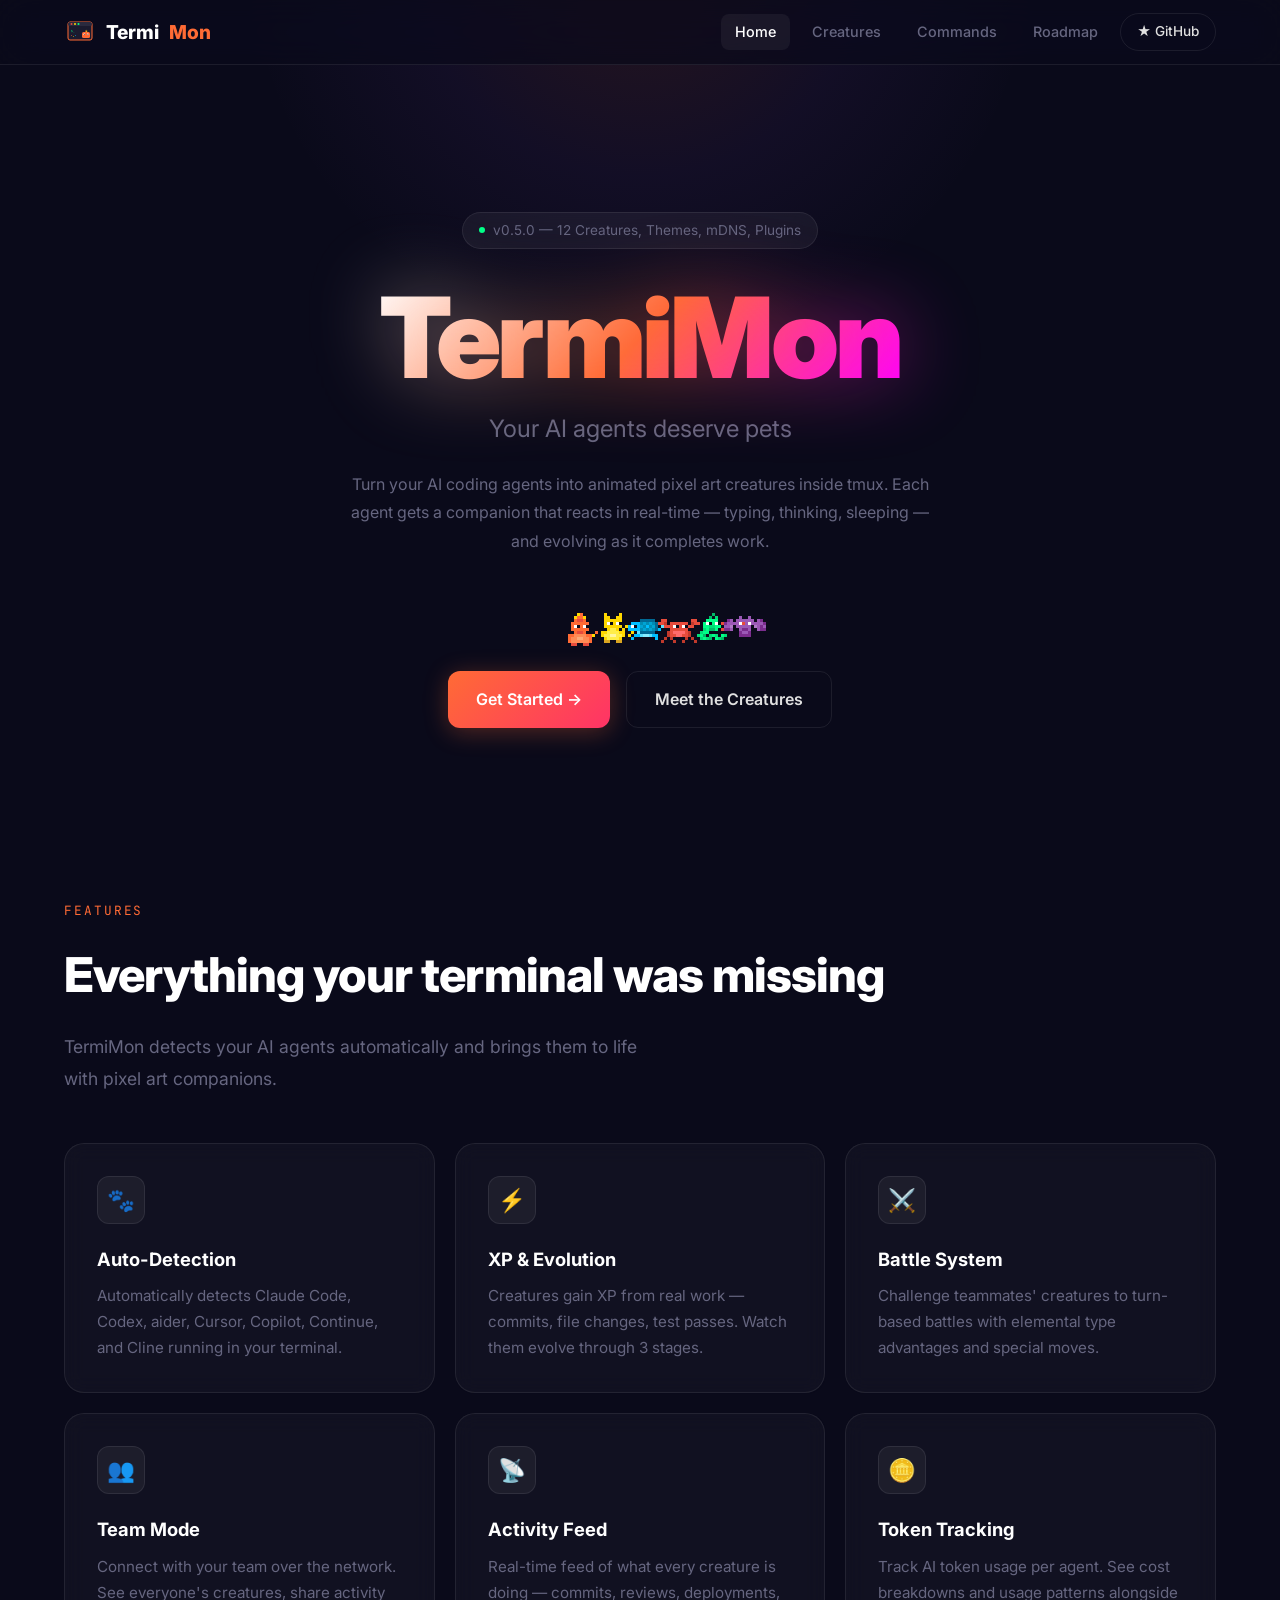
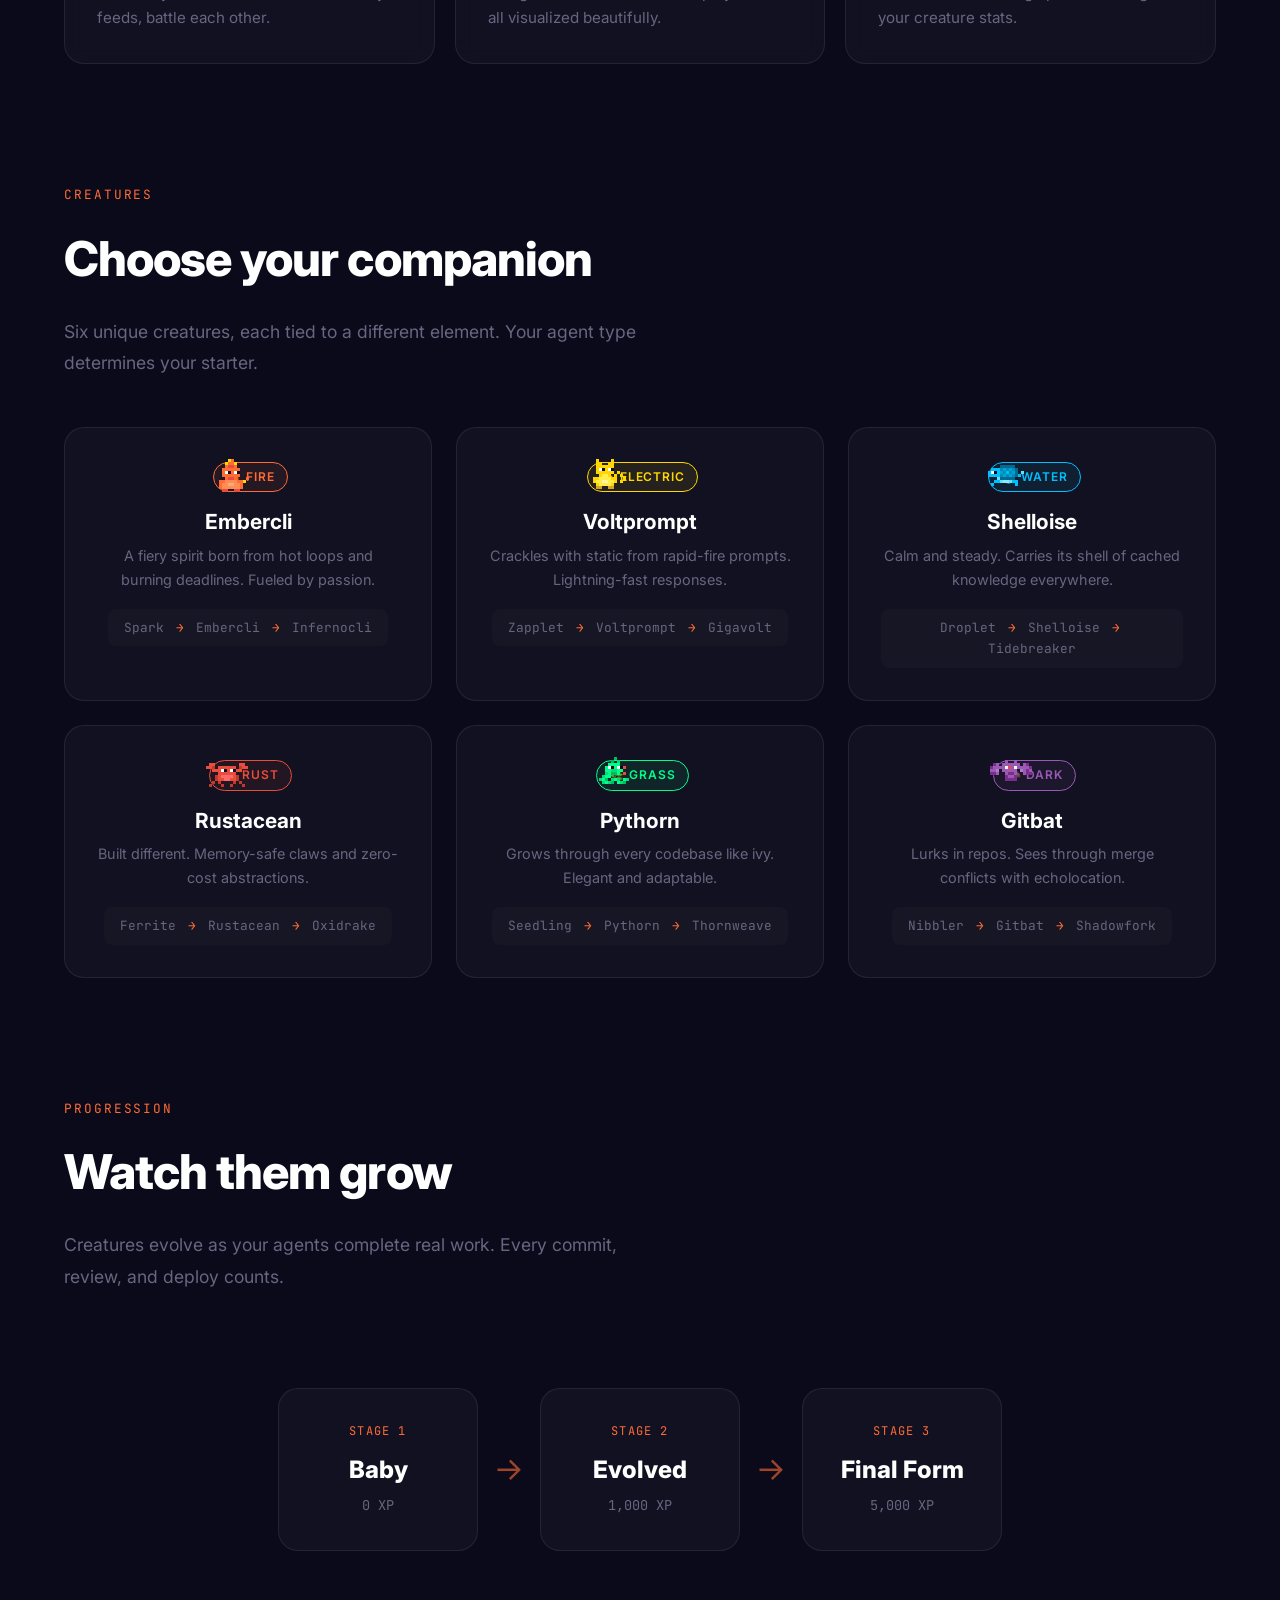
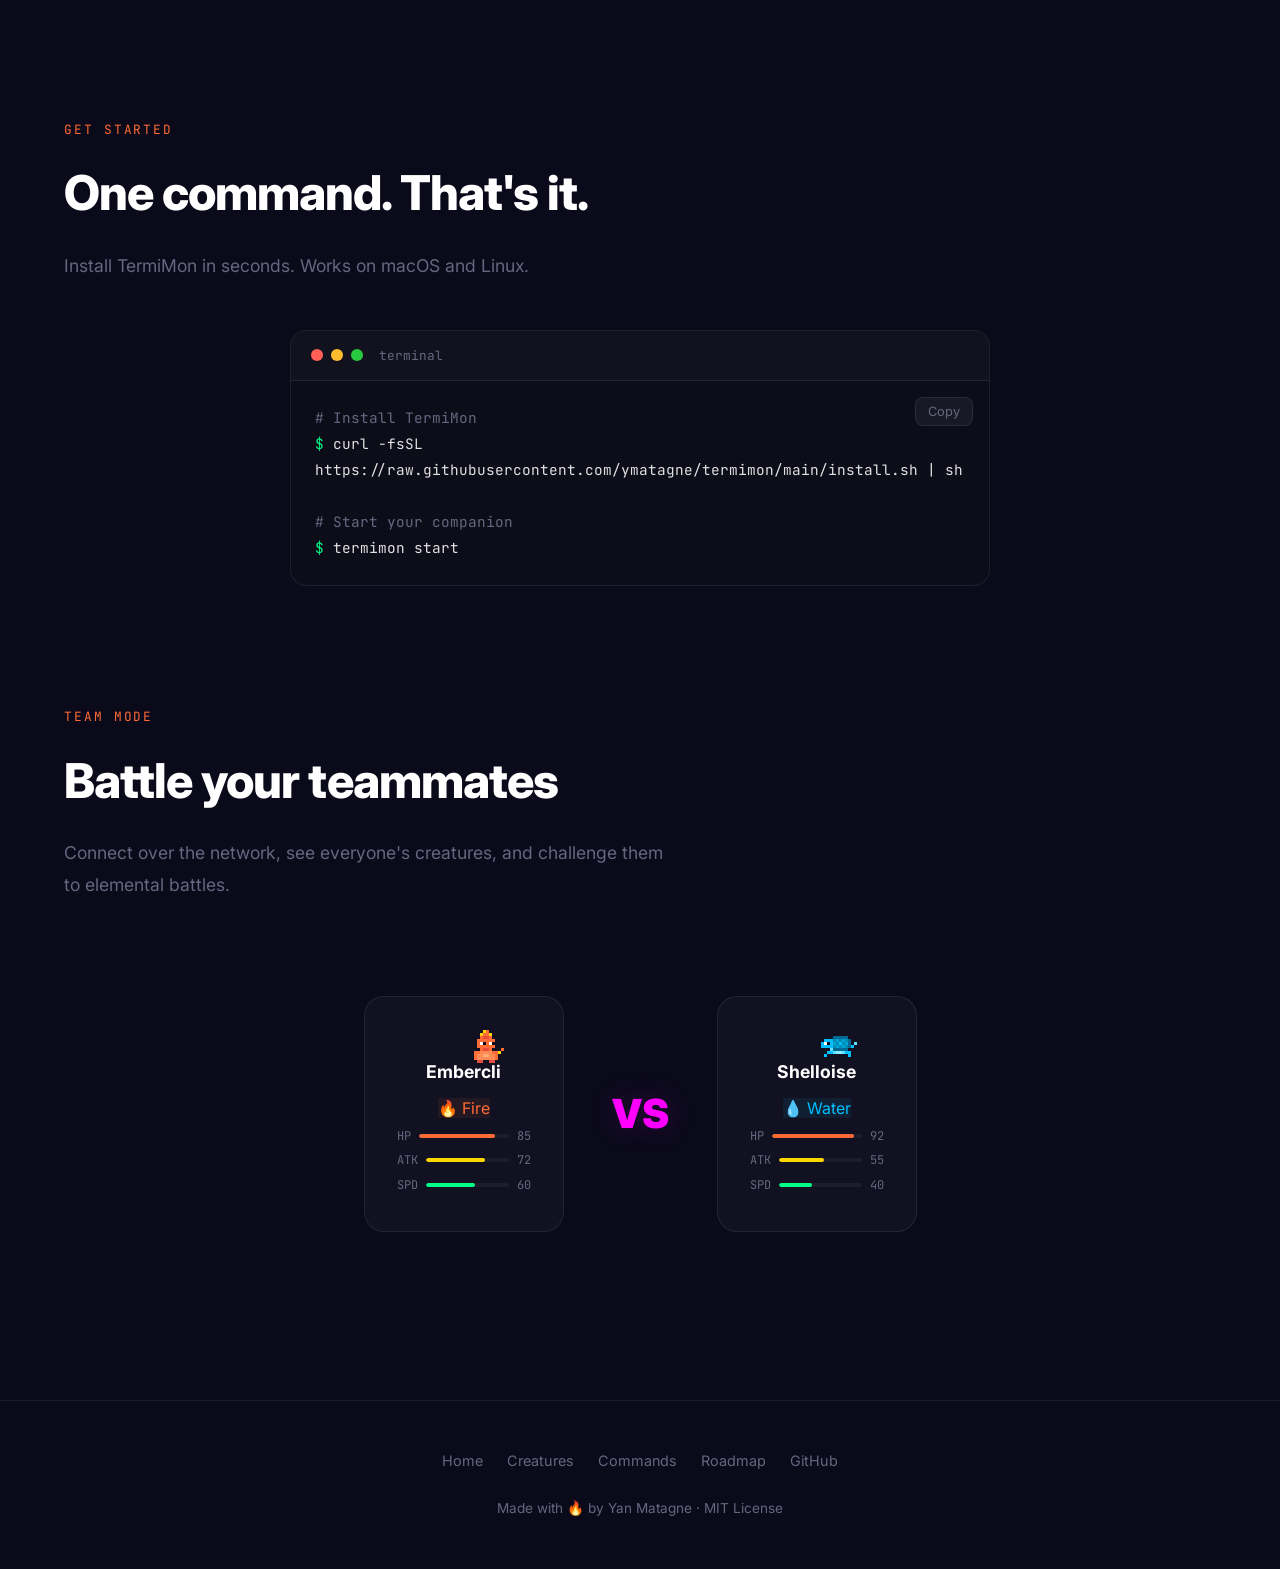
<file: docs/index.html>
<!DOCTYPE html>
<html lang="en">
<head>
  <meta charset="UTF-8">
  <meta name="viewport" content="width=device-width, initial-scale=1.0">
  <title>TermiMon — Terminal Creature Companions for AI Agents</title>
  <meta name="description" content="Your AI coding agents deserve pets. Pixel art creatures in tmux that evolve as your agents work.">
  <link rel="icon" href="assets/logo.svg" type="image/svg+xml">
  <link rel="stylesheet" href="assets/style.css">
</head>
<body>
  <nav>
    <div class="nav-inner">
      <a href="index.html" class="logo">
        <img src="assets/logo.svg" alt="TermiMon">
        Termi<span>Mon</span>
      </a>
      <div class="nav-links" id="navLinks">
        <a href="index.html" class="active">Home</a>
        <a href="creatures.html">Creatures</a>
        <a href="commands.html">Commands</a>
        <a href="roadmap.html">Roadmap</a>
        <a href="https://github.com/ymatagne/termimon" class="gh-link">★ GitHub</a>
      </div>
      <button class="mobile-toggle" onclick="document.getElementById('navLinks').classList.toggle('open')">☰</button>
    </div>
  </nav>

  <!-- HERO -->
  <div class="hero">
    <div class="hero-badge">
      <span class="dot"></span>
      v0.5.0 — 12 Creatures, Themes, mDNS, Plugins
    </div>
    <h1>TermiMon</h1>
    <p class="tagline">Your AI agents deserve pets</p>
    <p class="pitch">
      Turn your AI coding agents into animated pixel art creatures inside tmux.
      Each agent gets a companion that reacts in real-time — typing, thinking, sleeping — 
      and evolving as it completes work.
    </p>

    <div class="hero-creatures">
      <div class="hero-creature"><div class="pixel-creature pixel-embercli"></div></div>
      <div class="hero-creature"><div class="pixel-creature pixel-voltprompt"></div></div>
      <div class="hero-creature"><div class="pixel-creature pixel-shelloise"></div></div>
      <div class="hero-creature"><div class="pixel-creature pixel-rustacean"></div></div>
      <div class="hero-creature"><div class="pixel-creature pixel-pythorn"></div></div>
      <div class="hero-creature"><div class="pixel-creature pixel-gitbat"></div></div>
    </div>

    <div class="btn-row">
      <a href="#install" class="btn btn-primary">Get Started →</a>
      <a href="creatures.html" class="btn btn-outline">Meet the Creatures</a>
    </div>
  </div>

  <!-- FEATURES -->
  <section class="reveal">
    <div class="section-label">Features</div>
    <h2 class="section-title">Everything your terminal was missing</h2>
    <p class="section-desc">TermiMon detects your AI agents automatically and brings them to life with pixel art companions.</p>
    
    <div class="features-grid reveal-children">
      <div class="feature-card">
        <div class="feature-icon">🐾</div>
        <h3>Auto-Detection</h3>
        <p>Automatically detects Claude Code, Codex, aider, Cursor, Copilot, Continue, and Cline running in your terminal.</p>
      </div>
      <div class="feature-card">
        <div class="feature-icon">⚡</div>
        <h3>XP &amp; Evolution</h3>
        <p>Creatures gain XP from real work — commits, file changes, test passes. Watch them evolve through 3 stages.</p>
      </div>
      <div class="feature-card">
        <div class="feature-icon">⚔️</div>
        <h3>Battle System</h3>
        <p>Challenge teammates' creatures to turn-based battles with elemental type advantages and special moves.</p>
      </div>
      <div class="feature-card">
        <div class="feature-icon">👥</div>
        <h3>Team Mode</h3>
        <p>Connect with your team over the network. See everyone's creatures, share activity feeds, battle each other.</p>
      </div>
      <div class="feature-card">
        <div class="feature-icon">📡</div>
        <h3>Activity Feed</h3>
        <p>Real-time feed of what every creature is doing — commits, reviews, deployments, all visualized beautifully.</p>
      </div>
      <div class="feature-card">
        <div class="feature-icon">🪙</div>
        <h3>Token Tracking</h3>
        <p>Track AI token usage per agent. See cost breakdowns and usage patterns alongside your creature stats.</p>
      </div>
    </div>
  </section>

  <!-- CREATURE SHOWCASE -->
  <section class="reveal">
    <div class="section-label">Creatures</div>
    <h2 class="section-title">Choose your companion</h2>
    <p class="section-desc">Six unique creatures, each tied to a different element. Your agent type determines your starter.</p>

    <div class="creatures-grid reveal-children">
      <div class="creature-card" style="--creature-color: var(--fire)">
        <div class="pixel-creature pixel-embercli creature-pixel"></div>
        <div class="element-badge element-fire">🔥 Fire</div>
        <h3>Embercli</h3>
        <p class="creature-desc">A fiery spirit born from hot loops and burning deadlines. Fueled by passion.</p>
        <div class="evo-chain">Spark <span class="arrow">→</span> Embercli <span class="arrow">→</span> Infernocli</div>
      </div>
      <div class="creature-card" style="--creature-color: var(--electric)">
        <div class="pixel-creature pixel-voltprompt creature-pixel"></div>
        <div class="element-badge element-electric">⚡ Electric</div>
        <h3>Voltprompt</h3>
        <p class="creature-desc">Crackles with static from rapid-fire prompts. Lightning-fast responses.</p>
        <div class="evo-chain">Zapplet <span class="arrow">→</span> Voltprompt <span class="arrow">→</span> Gigavolt</div>
      </div>
      <div class="creature-card" style="--creature-color: var(--water)">
        <div class="pixel-creature pixel-shelloise creature-pixel"></div>
        <div class="element-badge element-water">💧 Water</div>
        <h3>Shelloise</h3>
        <p class="creature-desc">Calm and steady. Carries its shell of cached knowledge everywhere.</p>
        <div class="evo-chain">Droplet <span class="arrow">→</span> Shelloise <span class="arrow">→</span> Tidebreaker</div>
      </div>
      <div class="creature-card" style="--creature-color: var(--rust)">
        <div class="pixel-creature pixel-rustacean creature-pixel"></div>
        <div class="element-badge element-rust">🦀 Rust</div>
        <h3>Rustacean</h3>
        <p class="creature-desc">Built different. Memory-safe claws and zero-cost abstractions.</p>
        <div class="evo-chain">Ferrite <span class="arrow">→</span> Rustacean <span class="arrow">→</span> Oxidrake</div>
      </div>
      <div class="creature-card" style="--creature-color: var(--grass)">
        <div class="pixel-creature pixel-pythorn creature-pixel"></div>
        <div class="element-badge element-grass">🌿 Grass</div>
        <h3>Pythorn</h3>
        <p class="creature-desc">Grows through every codebase like ivy. Elegant and adaptable.</p>
        <div class="evo-chain">Seedling <span class="arrow">→</span> Pythorn <span class="arrow">→</span> Thornweave</div>
      </div>
      <div class="creature-card" style="--creature-color: var(--dark)">
        <div class="pixel-creature pixel-gitbat creature-pixel"></div>
        <div class="element-badge element-dark">🦇 Dark</div>
        <h3>Gitbat</h3>
        <p class="creature-desc">Lurks in repos. Sees through merge conflicts with echolocation.</p>
        <div class="evo-chain">Nibbler <span class="arrow">→</span> Gitbat <span class="arrow">→</span> Shadowfork</div>
      </div>
    </div>
  </section>

  <!-- EVOLUTION TIMELINE -->
  <section class="reveal">
    <div class="section-label">Progression</div>
    <h2 class="section-title">Watch them grow</h2>
    <p class="section-desc">Creatures evolve as your agents complete real work. Every commit, review, and deploy counts.</p>

    <div class="evo-timeline">
      <div class="evo-stage">
        <div class="stage-num">Stage 1</div>
        <div class="stage-name">Baby</div>
        <div class="stage-xp">0 XP</div>
      </div>
      <div class="evo-arrow">→</div>
      <div class="evo-stage">
        <div class="stage-num">Stage 2</div>
        <div class="stage-name">Evolved</div>
        <div class="stage-xp">1,000 XP</div>
      </div>
      <div class="evo-arrow">→</div>
      <div class="evo-stage">
        <div class="stage-num">Stage 3</div>
        <div class="stage-name">Final Form</div>
        <div class="stage-xp">5,000 XP</div>
      </div>
    </div>
  </section>

  <!-- INSTALL -->
  <section id="install" class="reveal">
    <div class="section-label">Get Started</div>
    <h2 class="section-title">One command. That's it.</h2>
    <p class="section-desc">Install TermiMon in seconds. Works on macOS and Linux.</p>

    <div class="install-block">
      <div class="terminal-block">
        <div class="terminal-header">
          <span class="terminal-dot red"></span>
          <span class="terminal-dot yellow"></span>
          <span class="terminal-dot green"></span>
          <span class="terminal-title">terminal</span>
        </div>
        <div class="terminal-body">
          <button class="copy-btn" onclick="copyInstall(this)">Copy</button>
          <div><span class="comment"># Install TermiMon</span></div>
          <div><span class="prompt">$ </span><span class="cmd" id="installCmd">curl -fsSL https://raw.githubusercontent.com/ymatagne/termimon/main/install.sh | sh</span></div>
          <br>
          <div><span class="comment"># Start your companion</span></div>
          <div><span class="prompt">$ </span><span class="cmd">termimon start</span></div>
        </div>
      </div>
    </div>
  </section>

  <!-- BATTLE / TEAM MODE -->
  <section class="reveal">
    <div class="section-label">Team Mode</div>
    <h2 class="section-title">Battle your teammates</h2>
    <p class="section-desc">Connect over the network, see everyone's creatures, and challenge them to elemental battles.</p>

    <div class="battle-showcase">
      <div class="battle-creature">
        <div class="pixel-creature pixel-embercli creature-pixel"></div>
        <h4>Embercli</h4>
        <span class="element-badge element-fire">🔥 Fire</span>
        <div class="stat-bar"><span>HP</span><div class="bar"><div class="bar-fill" style="width:85%;background:var(--fire)"></div></div><span>85</span></div>
        <div class="stat-bar"><span>ATK</span><div class="bar"><div class="bar-fill" style="width:72%;background:var(--electric)"></div></div><span>72</span></div>
        <div class="stat-bar"><span>SPD</span><div class="bar"><div class="bar-fill" style="width:60%;background:var(--grass)"></div></div><span>60</span></div>
      </div>

      <div class="battle-vs">VS</div>

      <div class="battle-creature">
        <div class="pixel-creature pixel-shelloise creature-pixel"></div>
        <h4>Shelloise</h4>
        <span class="element-badge element-water">💧 Water</span>
        <div class="stat-bar"><span>HP</span><div class="bar"><div class="bar-fill" style="width:92%;background:var(--fire)"></div></div><span>92</span></div>
        <div class="stat-bar"><span>ATK</span><div class="bar"><div class="bar-fill" style="width:55%;background:var(--electric)"></div></div><span>55</span></div>
        <div class="stat-bar"><span>SPD</span><div class="bar"><div class="bar-fill" style="width:40%;background:var(--grass)"></div></div><span>40</span></div>
      </div>
    </div>
  </section>

  <!-- FOOTER -->
  <footer>
    <div class="footer-inner">
      <div class="footer-links">
        <a href="index.html">Home</a>
        <a href="creatures.html">Creatures</a>
        <a href="commands.html">Commands</a>
        <a href="roadmap.html">Roadmap</a>
        <a href="https://github.com/ymatagne/termimon">GitHub</a>
      </div>
      <p class="footer-credit">Made with <span class="fire">🔥</span> by Yan Matagne · MIT License</p>
    </div>
  </footer>

  <script>
    // Scroll reveal
    const observer = new IntersectionObserver((entries) => {
      entries.forEach(e => {
        if (e.isIntersecting) {
          e.target.classList.add('visible');
        }
      });
    }, { threshold: 0.1 });

    document.querySelectorAll('.reveal, .reveal-children').forEach(el => observer.observe(el));

    // Copy install command
    function copyInstall(btn) {
      const cmd = document.getElementById('installCmd').textContent;
      navigator.clipboard.writeText(cmd).then(() => {
        btn.textContent = 'Copied!';
        setTimeout(() => btn.textContent = 'Copy', 2000);
      });
    }
  </script>
</body>
</html>
</file>
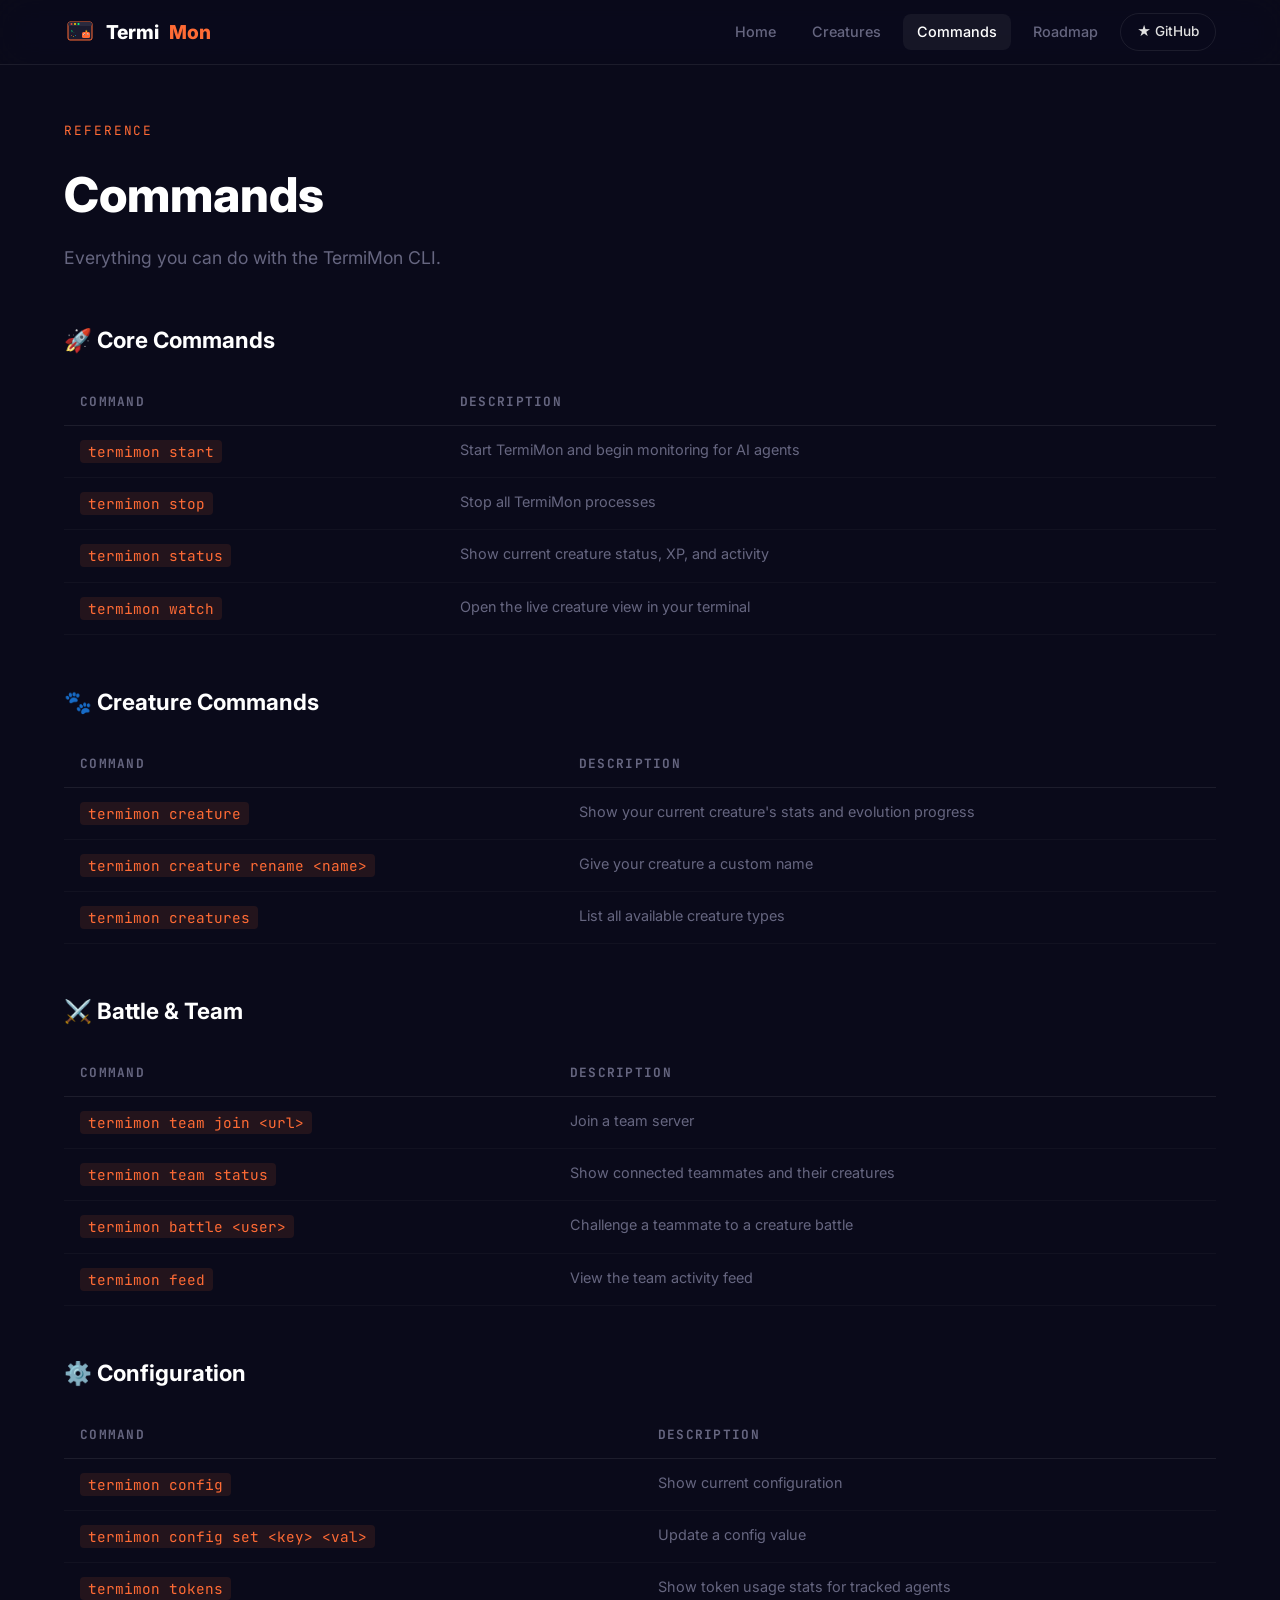
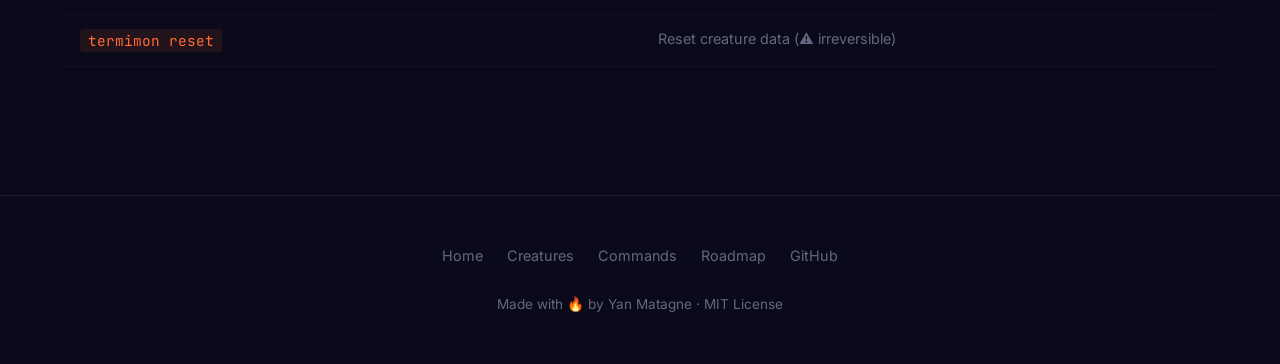
<file: docs/commands.html>
<!DOCTYPE html>
<html lang="en">
<head>
  <meta charset="UTF-8">
  <meta name="viewport" content="width=device-width, initial-scale=1.0">
  <title>Commands — TermiMon</title>
  <link rel="icon" href="assets/logo.svg" type="image/svg+xml">
  <link rel="stylesheet" href="assets/style.css">
</head>
<body>
  <nav>
    <div class="nav-inner">
      <a href="index.html" class="logo"><img src="assets/logo.svg" alt="">Termi<span>Mon</span></a>
      <div class="nav-links" id="navLinks">
        <a href="index.html">Home</a>
        <a href="creatures.html">Creatures</a>
        <a href="commands.html" class="active">Commands</a>
        <a href="roadmap.html">Roadmap</a>
        <a href="https://github.com/ymatagne/termimon" class="gh-link">★ GitHub</a>
      </div>
      <button class="mobile-toggle" onclick="document.getElementById('navLinks').classList.toggle('open')">☰</button>
    </div>
  </nav>

  <div class="page-content">
    <div class="section-label">Reference</div>
    <h1>Commands</h1>
    <p class="page-desc">Everything you can do with the TermiMon CLI.</p>

    <div class="cmd-section reveal">
      <h2>🚀 Core Commands</h2>
      <table class="cmd-table">
        <thead><tr><th>Command</th><th>Description</th></tr></thead>
        <tbody>
          <tr><td><code>termimon start</code></td><td class="desc">Start TermiMon and begin monitoring for AI agents</td></tr>
          <tr><td><code>termimon stop</code></td><td class="desc">Stop all TermiMon processes</td></tr>
          <tr><td><code>termimon status</code></td><td class="desc">Show current creature status, XP, and activity</td></tr>
          <tr><td><code>termimon watch</code></td><td class="desc">Open the live creature view in your terminal</td></tr>
        </tbody>
      </table>
    </div>

    <div class="cmd-section reveal">
      <h2>🐾 Creature Commands</h2>
      <table class="cmd-table">
        <thead><tr><th>Command</th><th>Description</th></tr></thead>
        <tbody>
          <tr><td><code>termimon creature</code></td><td class="desc">Show your current creature's stats and evolution progress</td></tr>
          <tr><td><code>termimon creature rename &lt;name&gt;</code></td><td class="desc">Give your creature a custom name</td></tr>
          <tr><td><code>termimon creatures</code></td><td class="desc">List all available creature types</td></tr>
        </tbody>
      </table>
    </div>

    <div class="cmd-section reveal">
      <h2>⚔️ Battle &amp; Team</h2>
      <table class="cmd-table">
        <thead><tr><th>Command</th><th>Description</th></tr></thead>
        <tbody>
          <tr><td><code>termimon team join &lt;url&gt;</code></td><td class="desc">Join a team server</td></tr>
          <tr><td><code>termimon team status</code></td><td class="desc">Show connected teammates and their creatures</td></tr>
          <tr><td><code>termimon battle &lt;user&gt;</code></td><td class="desc">Challenge a teammate to a creature battle</td></tr>
          <tr><td><code>termimon feed</code></td><td class="desc">View the team activity feed</td></tr>
        </tbody>
      </table>
    </div>

    <div class="cmd-section reveal">
      <h2>⚙️ Configuration</h2>
      <table class="cmd-table">
        <thead><tr><th>Command</th><th>Description</th></tr></thead>
        <tbody>
          <tr><td><code>termimon config</code></td><td class="desc">Show current configuration</td></tr>
          <tr><td><code>termimon config set &lt;key&gt; &lt;val&gt;</code></td><td class="desc">Update a config value</td></tr>
          <tr><td><code>termimon tokens</code></td><td class="desc">Show token usage stats for tracked agents</td></tr>
          <tr><td><code>termimon reset</code></td><td class="desc">Reset creature data (⚠️ irreversible)</td></tr>
        </tbody>
      </table>
    </div>
  </div>

  <footer>
    <div class="footer-inner">
      <div class="footer-links">
        <a href="index.html">Home</a>
        <a href="creatures.html">Creatures</a>
        <a href="commands.html">Commands</a>
        <a href="roadmap.html">Roadmap</a>
        <a href="https://github.com/ymatagne/termimon">GitHub</a>
      </div>
      <p class="footer-credit">Made with <span class="fire">🔥</span> by Yan Matagne · MIT License</p>
    </div>
  </footer>

  <script>
    const observer = new IntersectionObserver((entries) => {
      entries.forEach(e => { if (e.isIntersecting) e.target.classList.add('visible'); });
    }, { threshold: 0.1 });
    document.querySelectorAll('.reveal').forEach(el => observer.observe(el));
  </script>
</body>
</html>
</file>
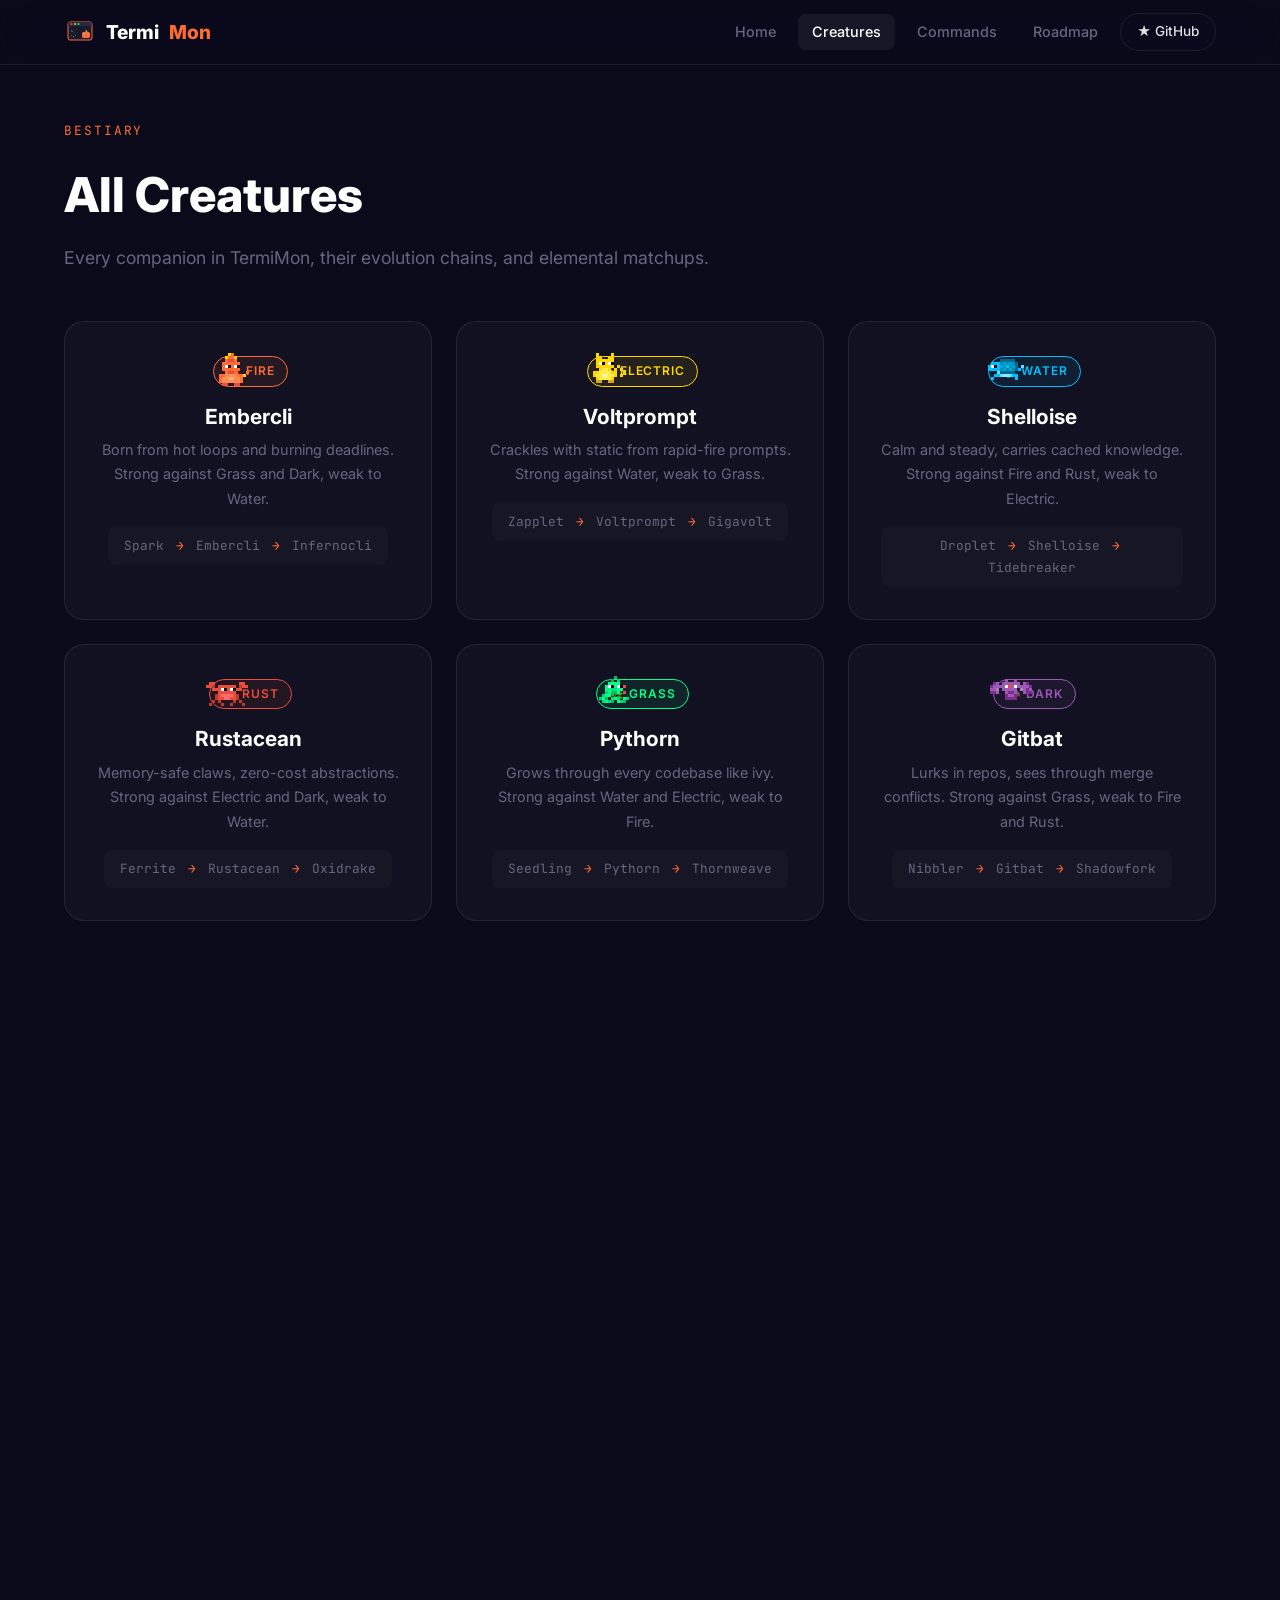
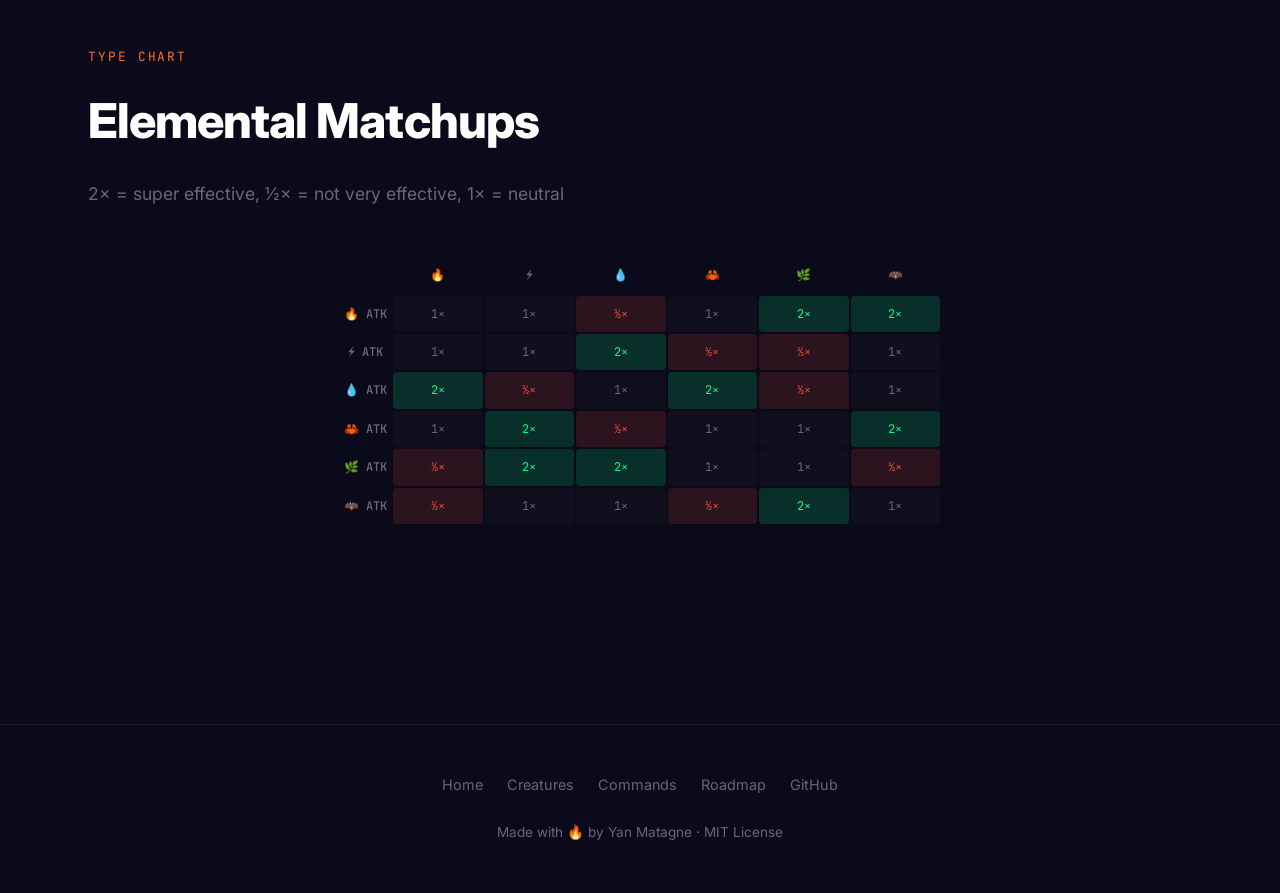
<file: docs/creatures.html>
<!DOCTYPE html>
<html lang="en">
<head>
  <meta charset="UTF-8">
  <meta name="viewport" content="width=device-width, initial-scale=1.0">
  <title>Creatures — TermiMon</title>
  <link rel="icon" href="assets/logo.svg" type="image/svg+xml">
  <link rel="stylesheet" href="assets/style.css">
</head>
<body>
  <nav>
    <div class="nav-inner">
      <a href="index.html" class="logo"><img src="assets/logo.svg" alt="">Termi<span>Mon</span></a>
      <div class="nav-links" id="navLinks">
        <a href="index.html">Home</a>
        <a href="creatures.html" class="active">Creatures</a>
        <a href="commands.html">Commands</a>
        <a href="roadmap.html">Roadmap</a>
        <a href="https://github.com/ymatagne/termimon" class="gh-link">★ GitHub</a>
      </div>
      <button class="mobile-toggle" onclick="document.getElementById('navLinks').classList.toggle('open')">☰</button>
    </div>
  </nav>

  <div class="page-content">
    <div class="section-label">Bestiary</div>
    <h1>All Creatures</h1>
    <p class="page-desc">Every companion in TermiMon, their evolution chains, and elemental matchups.</p>

    <div class="creatures-grid reveal-children">
      <div class="creature-card" style="--creature-color: var(--fire)">
        <div class="pixel-creature pixel-embercli creature-pixel"></div>
        <div class="element-badge element-fire">🔥 Fire</div>
        <h3>Embercli</h3>
        <p class="creature-desc">Born from hot loops and burning deadlines. Strong against Grass and Dark, weak to Water.</p>
        <div class="evo-chain">Spark <span class="arrow">→</span> Embercli <span class="arrow">→</span> Infernocli</div>
      </div>
      <div class="creature-card" style="--creature-color: var(--electric)">
        <div class="pixel-creature pixel-voltprompt creature-pixel"></div>
        <div class="element-badge element-electric">⚡ Electric</div>
        <h3>Voltprompt</h3>
        <p class="creature-desc">Crackles with static from rapid-fire prompts. Strong against Water, weak to Grass.</p>
        <div class="evo-chain">Zapplet <span class="arrow">→</span> Voltprompt <span class="arrow">→</span> Gigavolt</div>
      </div>
      <div class="creature-card" style="--creature-color: var(--water)">
        <div class="pixel-creature pixel-shelloise creature-pixel"></div>
        <div class="element-badge element-water">💧 Water</div>
        <h3>Shelloise</h3>
        <p class="creature-desc">Calm and steady, carries cached knowledge. Strong against Fire and Rust, weak to Electric.</p>
        <div class="evo-chain">Droplet <span class="arrow">→</span> Shelloise <span class="arrow">→</span> Tidebreaker</div>
      </div>
      <div class="creature-card" style="--creature-color: var(--rust)">
        <div class="pixel-creature pixel-rustacean creature-pixel"></div>
        <div class="element-badge element-rust">🦀 Rust</div>
        <h3>Rustacean</h3>
        <p class="creature-desc">Memory-safe claws, zero-cost abstractions. Strong against Electric and Dark, weak to Water.</p>
        <div class="evo-chain">Ferrite <span class="arrow">→</span> Rustacean <span class="arrow">→</span> Oxidrake</div>
      </div>
      <div class="creature-card" style="--creature-color: var(--grass)">
        <div class="pixel-creature pixel-pythorn creature-pixel"></div>
        <div class="element-badge element-grass">🌿 Grass</div>
        <h3>Pythorn</h3>
        <p class="creature-desc">Grows through every codebase like ivy. Strong against Water and Electric, weak to Fire.</p>
        <div class="evo-chain">Seedling <span class="arrow">→</span> Pythorn <span class="arrow">→</span> Thornweave</div>
      </div>
      <div class="creature-card" style="--creature-color: var(--dark)">
        <div class="pixel-creature pixel-gitbat creature-pixel"></div>
        <div class="element-badge element-dark">🦇 Dark</div>
        <h3>Gitbat</h3>
        <p class="creature-desc">Lurks in repos, sees through merge conflicts. Strong against Grass, weak to Fire and Rust.</p>
        <div class="evo-chain">Nibbler <span class="arrow">→</span> Gitbat <span class="arrow">→</span> Shadowfork</div>
      </div>
      <div class="creature-card" style="--creature-color: #c864dc">
        <div class="pixel-creature pixel-neuromorph creature-pixel"></div>
        <div class="element-badge" style="background: #c864dc">🧠 Psychic</div>
        <h3>Neuromorph</h3>
        <p class="creature-desc">A psychic brain creature born from GPT and OpenAI sessions. Strong against Poison, pulsing with neural energy.</p>
        <div class="evo-chain">Neuromorph <span class="arrow">→</span> Synaptrix <span class="arrow">→</span> Omnimind</div>
      </div>
      <div class="creature-card" style="--creature-color: #a0aabe">
        <div class="pixel-creature pixel-dockersaur creature-pixel"></div>
        <div class="element-badge" style="background: #a0aabe">⚙️ Steel</div>
        <h3>Dockersaur</h3>
        <p class="creature-desc">A metallic dinosaur that orchestrates containers with ruthless efficiency. Strong against Air.</p>
        <div class="evo-chain">Dockersaur <span class="arrow">→</span> Composaurus <span class="arrow">→</span> Kubernox</div>
      </div>
      <div class="creature-card" style="--creature-color: #c83c14">
        <div class="pixel-creature pixel-termignite creature-pixel"></div>
        <div class="element-badge" style="background: #c83c14">💥 Fire/Dark</div>
        <h3>Termignite</h3>
        <p class="creature-desc">A dark flame creature forged by terminal power users running vim and tmux.</p>
        <div class="evo-chain">Termignite <span class="arrow">→</span> Blazeshell <span class="arrow">→</span> Infernotty</div>
      </div>
      <div class="creature-card" style="--creature-color: #00deff">
        <div class="pixel-creature pixel-pixelbyte creature-pixel"></div>
        <div class="element-badge" style="background: #00deff; color: #000">🎮 Digital</div>
        <h3>Pixelbyte</h3>
        <p class="creature-desc">A glitchy digital creature that thrives in game development environments. Strong against Electric.</p>
        <div class="evo-chain">Pixelbyte <span class="arrow">→</span> Voxelcore <span class="arrow">→</span> Renderex</div>
      </div>
      <div class="creature-card" style="--creature-color: #8caaf0">
        <div class="pixel-creature pixel-cloudwisp creature-pixel"></div>
        <div class="element-badge" style="background: #8caaf0; color: #000">☁️ Air</div>
        <h3>Cloudwisp</h3>
        <p class="creature-desc">A floating cloud creature that drifts through deploy pipelines. Railway, Fly, Vercel — it handles them all.</p>
        <div class="evo-chain">Cloudwisp <span class="arrow">→</span> Stratolift <span class="arrow">→</span> Cumulonimbus</div>
      </div>
      <div class="creature-card" style="--creature-color: #50dc50">
        <div class="pixel-creature pixel-dataslime creature-pixel"></div>
        <div class="element-badge" style="background: #50dc50; color: #000">🟢 Poison</div>
        <h3>Dataslime</h3>
        <p class="creature-desc">A green slime creature that oozes through databases and data pipelines. Strong against Grass.</p>
        <div class="evo-chain">Dataslime <span class="arrow">→</span> Queryblob <span class="arrow">→</span> Schemazoid</div>
      </div>
    </div>

    <!-- MATCHUP CHART -->
    <section class="reveal" style="margin-top: 80px;">
      <div class="section-label">Type Chart</div>
      <h2 class="section-title">Elemental Matchups</h2>
      <p class="section-desc">2× = super effective, ½× = not very effective, 1× = neutral</p>

      <div class="matchup-grid">
        <div class="cell header"></div>
        <div class="cell header">🔥</div>
        <div class="cell header">⚡</div>
        <div class="cell header">💧</div>
        <div class="cell header">🦀</div>
        <div class="cell header">🌿</div>
        <div class="cell header">🦇</div>

        <div class="cell header">🔥 ATK</div>
        <div class="cell neutral">1×</div>
        <div class="cell neutral">1×</div>
        <div class="cell weak">½×</div>
        <div class="cell neutral">1×</div>
        <div class="cell super">2×</div>
        <div class="cell super">2×</div>

        <div class="cell header">⚡ ATK</div>
        <div class="cell neutral">1×</div>
        <div class="cell neutral">1×</div>
        <div class="cell super">2×</div>
        <div class="cell weak">½×</div>
        <div class="cell weak">½×</div>
        <div class="cell neutral">1×</div>

        <div class="cell header">💧 ATK</div>
        <div class="cell super">2×</div>
        <div class="cell weak">½×</div>
        <div class="cell neutral">1×</div>
        <div class="cell super">2×</div>
        <div class="cell weak">½×</div>
        <div class="cell neutral">1×</div>

        <div class="cell header">🦀 ATK</div>
        <div class="cell neutral">1×</div>
        <div class="cell super">2×</div>
        <div class="cell weak">½×</div>
        <div class="cell neutral">1×</div>
        <div class="cell neutral">1×</div>
        <div class="cell super">2×</div>

        <div class="cell header">🌿 ATK</div>
        <div class="cell weak">½×</div>
        <div class="cell super">2×</div>
        <div class="cell super">2×</div>
        <div class="cell neutral">1×</div>
        <div class="cell neutral">1×</div>
        <div class="cell weak">½×</div>

        <div class="cell header">🦇 ATK</div>
        <div class="cell weak">½×</div>
        <div class="cell neutral">1×</div>
        <div class="cell neutral">1×</div>
        <div class="cell weak">½×</div>
        <div class="cell super">2×</div>
        <div class="cell neutral">1×</div>
      </div>
    </section>
  </div>

  <footer>
    <div class="footer-inner">
      <div class="footer-links">
        <a href="index.html">Home</a>
        <a href="creatures.html">Creatures</a>
        <a href="commands.html">Commands</a>
        <a href="roadmap.html">Roadmap</a>
        <a href="https://github.com/ymatagne/termimon">GitHub</a>
      </div>
      <p class="footer-credit">Made with <span class="fire">🔥</span> by Yan Matagne · MIT License</p>
    </div>
  </footer>

  <script>
    const observer = new IntersectionObserver((entries) => {
      entries.forEach(e => { if (e.isIntersecting) e.target.classList.add('visible'); });
    }, { threshold: 0.1 });
    document.querySelectorAll('.reveal, .reveal-children').forEach(el => observer.observe(el));
  </script>
</body>
</html>
</file>
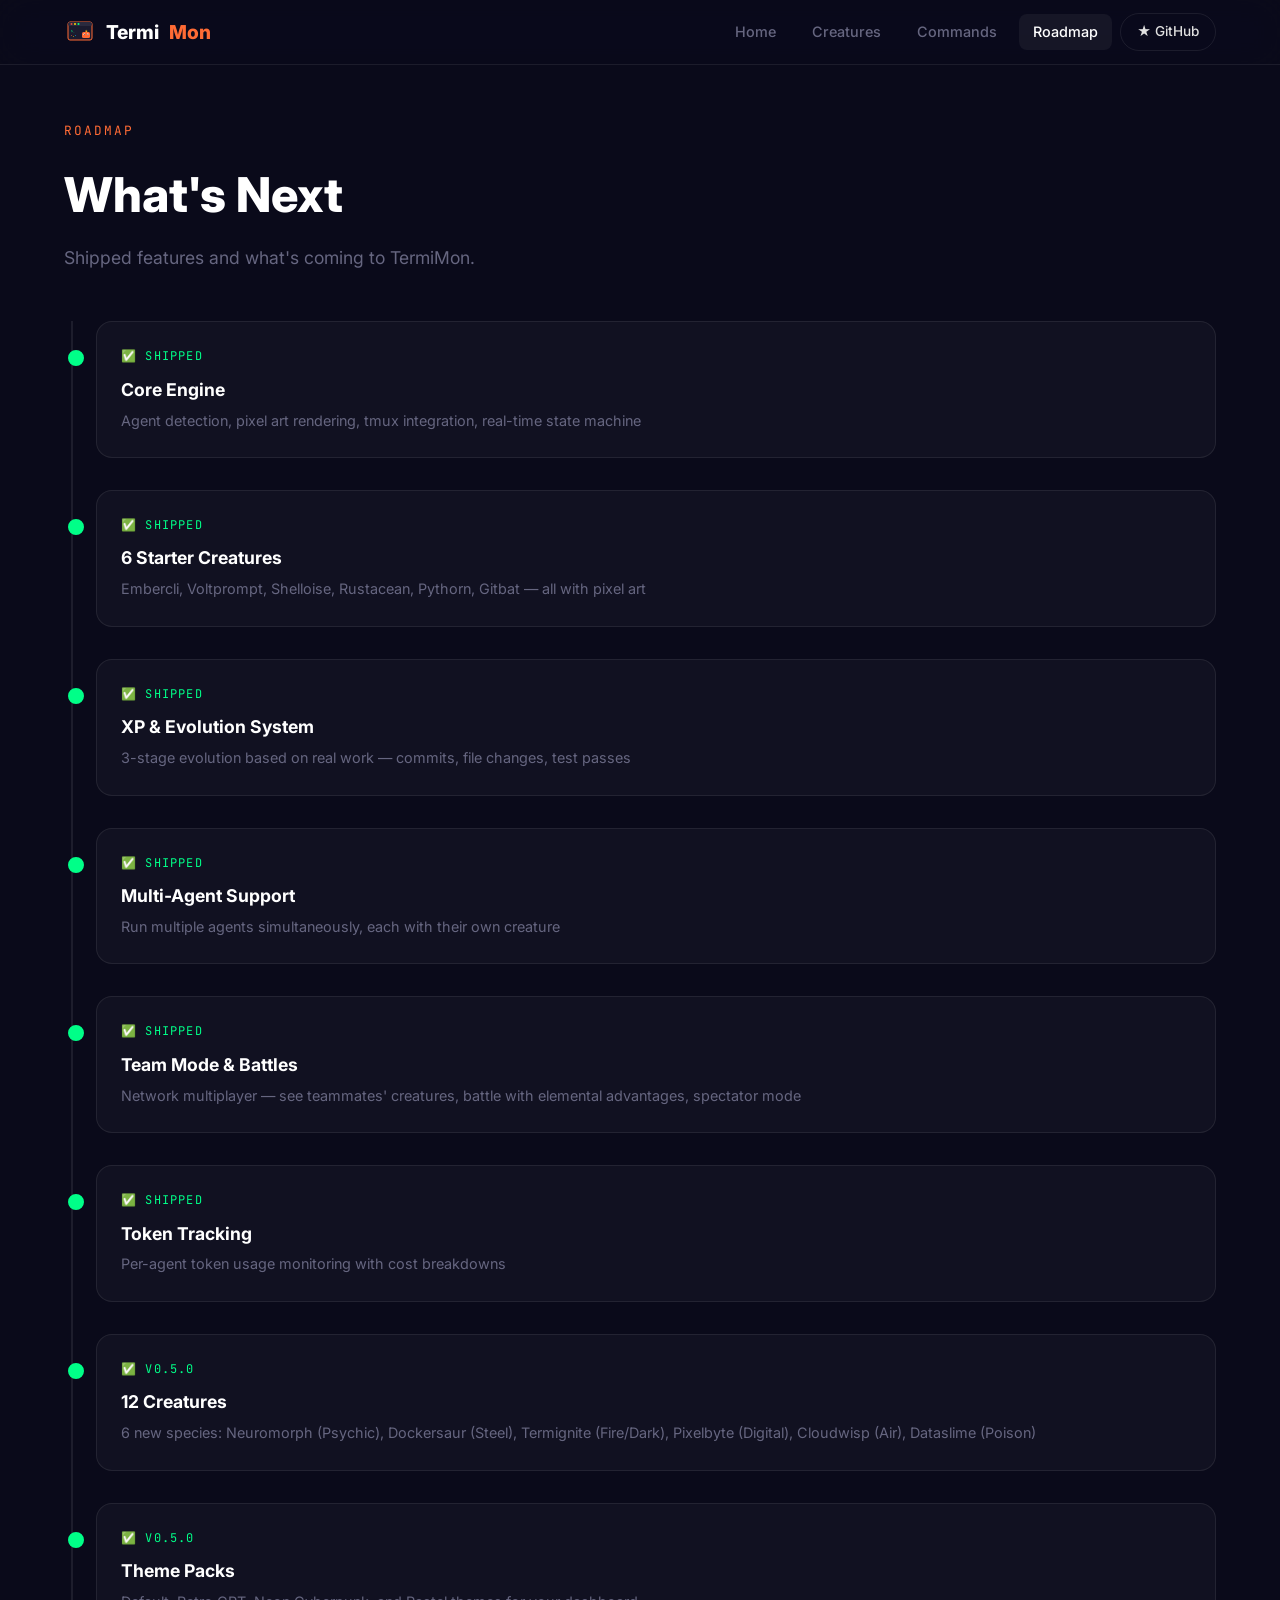
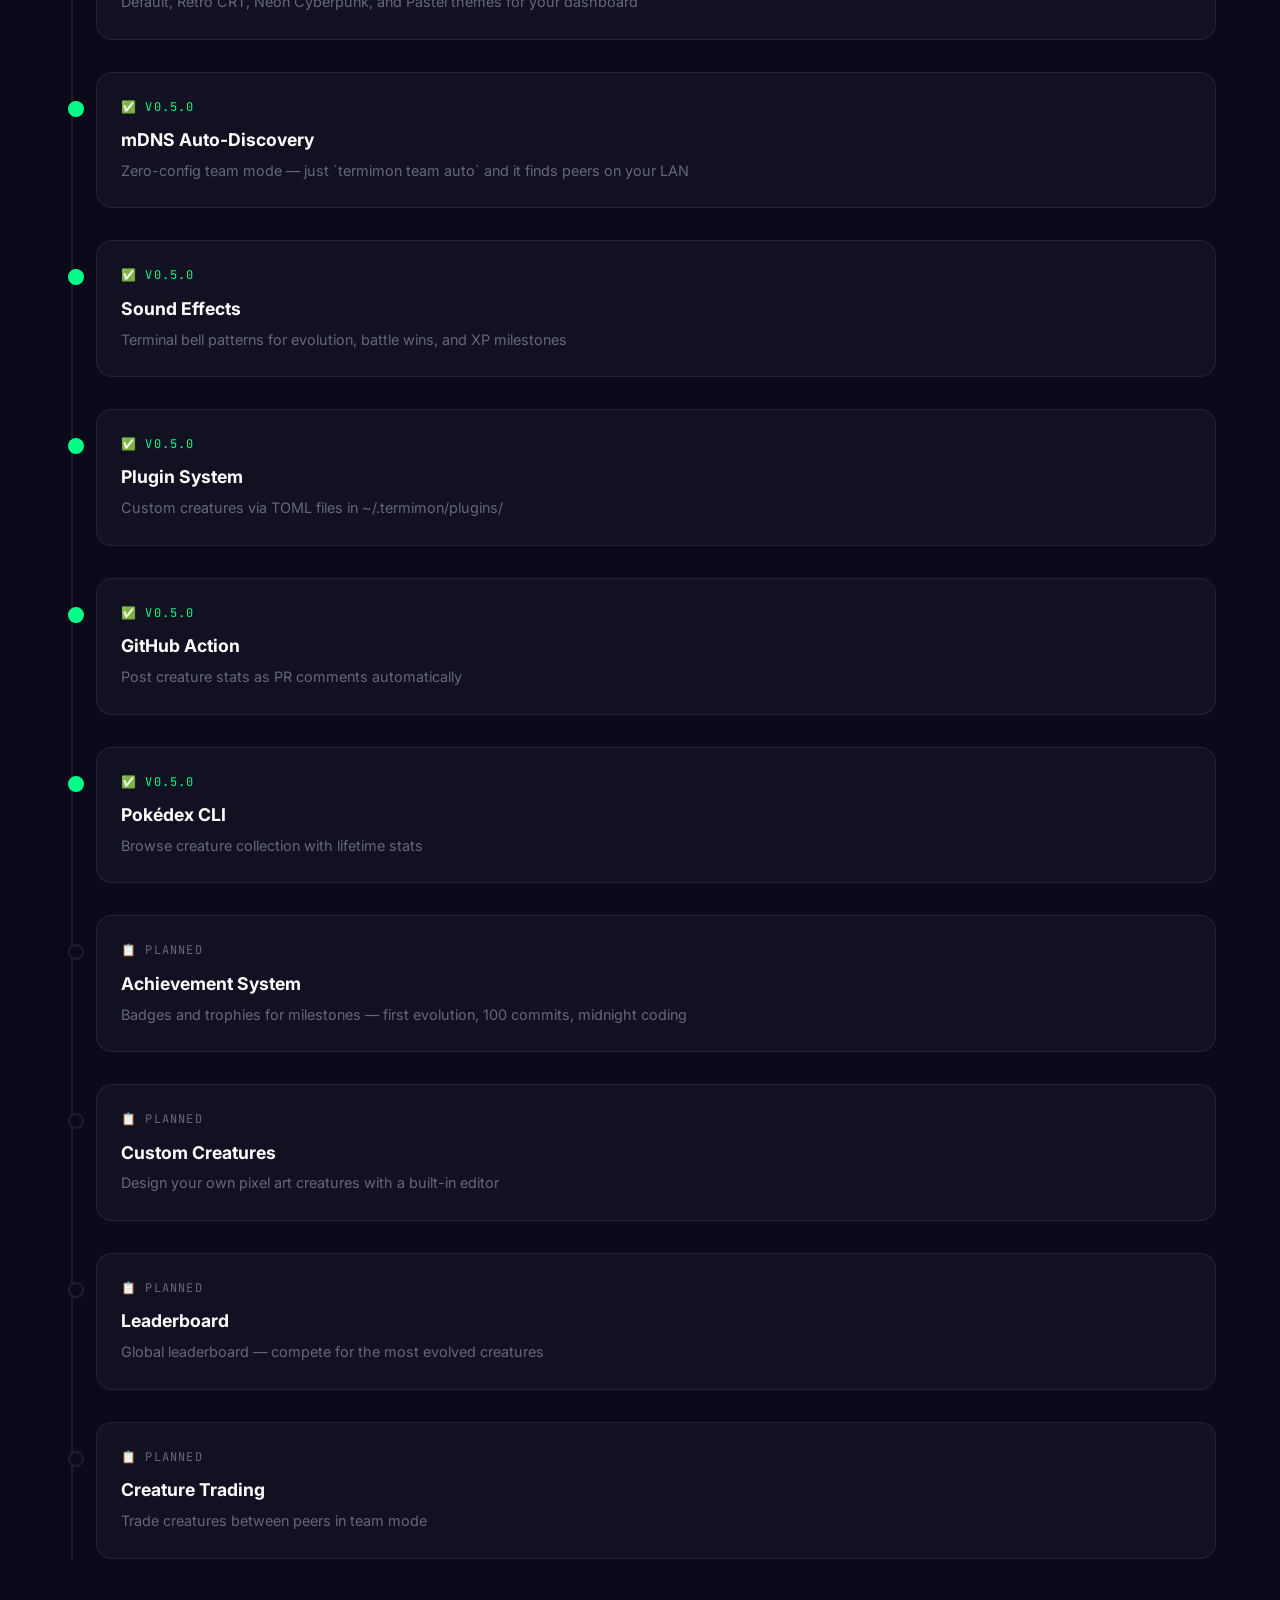
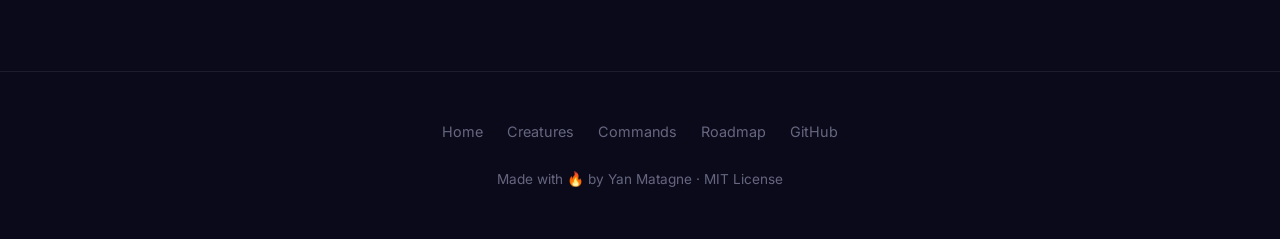
<file: docs/roadmap.html>
<!DOCTYPE html>
<html lang="en">
<head>
  <meta charset="UTF-8">
  <meta name="viewport" content="width=device-width, initial-scale=1.0">
  <title>Roadmap — TermiMon</title>
  <link rel="icon" href="assets/logo.svg" type="image/svg+xml">
  <link rel="stylesheet" href="assets/style.css">
</head>
<body>
  <nav>
    <div class="nav-inner">
      <a href="index.html" class="logo"><img src="assets/logo.svg" alt="">Termi<span>Mon</span></a>
      <div class="nav-links" id="navLinks">
        <a href="index.html">Home</a>
        <a href="creatures.html">Creatures</a>
        <a href="commands.html">Commands</a>
        <a href="roadmap.html" class="active">Roadmap</a>
        <a href="https://github.com/ymatagne/termimon" class="gh-link">★ GitHub</a>
      </div>
      <button class="mobile-toggle" onclick="document.getElementById('navLinks').classList.toggle('open')">☰</button>
    </div>
  </nav>

  <div class="page-content">
    <div class="section-label">Roadmap</div>
    <h1>What's Next</h1>
    <p class="page-desc">Shipped features and what's coming to TermiMon.</p>

    <div class="roadmap-list">
      <div class="roadmap-item done reveal">
        <div class="rm-label">✅ Shipped</div>
        <h3>Core Engine</h3>
        <p>Agent detection, pixel art rendering, tmux integration, real-time state machine</p>
      </div>
      <div class="roadmap-item done reveal">
        <div class="rm-label">✅ Shipped</div>
        <h3>6 Starter Creatures</h3>
        <p>Embercli, Voltprompt, Shelloise, Rustacean, Pythorn, Gitbat — all with pixel art</p>
      </div>
      <div class="roadmap-item done reveal">
        <div class="rm-label">✅ Shipped</div>
        <h3>XP &amp; Evolution System</h3>
        <p>3-stage evolution based on real work — commits, file changes, test passes</p>
      </div>
      <div class="roadmap-item done reveal">
        <div class="rm-label">✅ Shipped</div>
        <h3>Multi-Agent Support</h3>
        <p>Run multiple agents simultaneously, each with their own creature</p>
      </div>
      <div class="roadmap-item done reveal">
        <div class="rm-label">✅ Shipped</div>
        <h3>Team Mode &amp; Battles</h3>
        <p>Network multiplayer — see teammates' creatures, battle with elemental advantages, spectator mode</p>
      </div>
      <div class="roadmap-item done reveal">
        <div class="rm-label">✅ Shipped</div>
        <h3>Token Tracking</h3>
        <p>Per-agent token usage monitoring with cost breakdowns</p>
      </div>
      <div class="roadmap-item done reveal">
        <div class="rm-label">✅ v0.5.0</div>
        <h3>12 Creatures</h3>
        <p>6 new species: Neuromorph (Psychic), Dockersaur (Steel), Termignite (Fire/Dark), Pixelbyte (Digital), Cloudwisp (Air), Dataslime (Poison)</p>
      </div>
      <div class="roadmap-item done reveal">
        <div class="rm-label">✅ v0.5.0</div>
        <h3>Theme Packs</h3>
        <p>Default, Retro CRT, Neon Cyberpunk, and Pastel themes for your dashboard</p>
      </div>
      <div class="roadmap-item done reveal">
        <div class="rm-label">✅ v0.5.0</div>
        <h3>mDNS Auto-Discovery</h3>
        <p>Zero-config team mode — just `termimon team auto` and it finds peers on your LAN</p>
      </div>
      <div class="roadmap-item done reveal">
        <div class="rm-label">✅ v0.5.0</div>
        <h3>Sound Effects</h3>
        <p>Terminal bell patterns for evolution, battle wins, and XP milestones</p>
      </div>
      <div class="roadmap-item done reveal">
        <div class="rm-label">✅ v0.5.0</div>
        <h3>Plugin System</h3>
        <p>Custom creatures via TOML files in ~/.termimon/plugins/</p>
      </div>
      <div class="roadmap-item done reveal">
        <div class="rm-label">✅ v0.5.0</div>
        <h3>GitHub Action</h3>
        <p>Post creature stats as PR comments automatically</p>
      </div>
      <div class="roadmap-item done reveal">
        <div class="rm-label">✅ v0.5.0</div>
        <h3>Pokédex CLI</h3>
        <p>Browse creature collection with lifetime stats</p>
      </div>
      <div class="roadmap-item reveal">
        <div class="rm-label">📋 Planned</div>
        <h3>Achievement System</h3>
        <p>Badges and trophies for milestones — first evolution, 100 commits, midnight coding</p>
      </div>
      <div class="roadmap-item reveal">
        <div class="rm-label">📋 Planned</div>
        <h3>Custom Creatures</h3>
        <p>Design your own pixel art creatures with a built-in editor</p>
      </div>
      <div class="roadmap-item reveal">
        <div class="rm-label">📋 Planned</div>
        <h3>Leaderboard</h3>
        <p>Global leaderboard — compete for the most evolved creatures</p>
      </div>
      <div class="roadmap-item reveal">
        <div class="rm-label">📋 Planned</div>
        <h3>Creature Trading</h3>
        <p>Trade creatures between peers in team mode</p>
      </div>
    </div>
  </div>

  <footer>
    <div class="footer-inner">
      <div class="footer-links">
        <a href="index.html">Home</a>
        <a href="creatures.html">Creatures</a>
        <a href="commands.html">Commands</a>
        <a href="roadmap.html">Roadmap</a>
        <a href="https://github.com/ymatagne/termimon">GitHub</a>
      </div>
      <p class="footer-credit">Made with <span class="fire">🔥</span> by Yan Matagne · MIT License</p>
    </div>
  </footer>

  <script>
    const observer = new IntersectionObserver((entries) => {
      entries.forEach(e => { if (e.isIntersecting) e.target.classList.add('visible'); });
    }, { threshold: 0.1 });
    document.querySelectorAll('.reveal').forEach(el => observer.observe(el));
  </script>
</body>
</html>
</file>
<file: docs/assets/style.css>
@import url('https://fonts.googleapis.com/css2?family=Inter:wght@400;500;600;700;800;900&family=JetBrains+Mono:wght@400;500;700&display=swap');

:root {
  --bg: #0a0a1a;
  --bg-card: rgba(255,255,255,0.03);
  --bg-glass: rgba(255,255,255,0.05);
  --bg-code: #0d0d24;
  --border: rgba(255,255,255,0.08);
  --border-glow: rgba(255,107,53,0.3);
  --text: #e0e0e0;
  --text-dim: #666680;
  --text-bright: #ffffff;
  --fire: #ff6b35;
  --electric: #ffd700;
  --water: #00bfff;
  --grass: #00ff88;
  --dark: #9b59b6;
  --rust: #e74c3c;
  --accent: #ff00ff;
  --accent-glow: rgba(255,0,255,0.2);
  --fire-glow: rgba(255,107,53,0.4);
  --card-radius: 20px;
  --section-gap: 120px;
}

* { margin: 0; padding: 0; box-sizing: border-box; }
html { scroll-behavior: smooth; }

body {
  font-family: 'Inter', -apple-system, sans-serif;
  background: var(--bg);
  color: var(--text);
  line-height: 1.7;
  overflow-x: hidden;
  -webkit-font-smoothing: antialiased;
}

code, .mono, .terminal-block {
  font-family: 'JetBrains Mono', monospace;
}

/* ============ NAV ============ */
nav {
  position: fixed;
  top: 0;
  left: 0;
  right: 0;
  z-index: 1000;
  backdrop-filter: blur(20px) saturate(180%);
  -webkit-backdrop-filter: blur(20px) saturate(180%);
  background: rgba(10,10,26,0.8);
  border-bottom: 1px solid var(--border);
  transition: all 0.3s ease;
}

.nav-inner {
  max-width: 1200px;
  margin: 0 auto;
  padding: 0 24px;
  height: 64px;
  display: flex;
  align-items: center;
  justify-content: space-between;
}

.logo {
  display: flex;
  align-items: center;
  gap: 10px;
  font-weight: 800;
  font-size: 1.2rem;
  color: var(--text-bright);
  text-decoration: none;
}

.logo img {
  width: 32px;
  height: 32px;
}

.logo span {
  color: var(--fire);
}

.nav-links {
  display: flex;
  gap: 8px;
  align-items: center;
}

.nav-links a {
  color: var(--text-dim);
  text-decoration: none;
  font-size: 0.9rem;
  font-weight: 500;
  padding: 6px 14px;
  border-radius: 8px;
  transition: all 0.2s;
}

.nav-links a:hover, .nav-links a.active {
  color: var(--text-bright);
  background: var(--bg-glass);
}

.nav-links .gh-link {
  color: var(--text);
  border: 1px solid var(--border);
  padding: 6px 16px;
  border-radius: 999px;
  font-size: 0.85rem;
}

.nav-links .gh-link:hover {
  border-color: var(--fire);
  color: var(--fire);
}

.mobile-toggle {
  display: none;
  background: none;
  border: none;
  color: var(--text);
  font-size: 1.5rem;
  cursor: pointer;
}

/* ============ HERO ============ */
.hero {
  min-height: 100vh;
  display: flex;
  flex-direction: column;
  align-items: center;
  justify-content: center;
  text-align: center;
  padding: 120px 24px 80px;
  position: relative;
  overflow: hidden;
}

.hero::before {
  content: '';
  position: absolute;
  top: -50%;
  left: 50%;
  transform: translateX(-50%);
  width: 800px;
  height: 800px;
  background: radial-gradient(circle, rgba(255,107,53,0.12) 0%, rgba(157,78,221,0.06) 40%, transparent 70%);
  pointer-events: none;
}

.hero::after {
  content: '';
  position: absolute;
  bottom: 0;
  left: 0;
  right: 0;
  height: 200px;
  background: linear-gradient(to top, var(--bg), transparent);
  pointer-events: none;
}

.hero-badge {
  display: inline-flex;
  align-items: center;
  gap: 8px;
  padding: 6px 16px;
  border-radius: 999px;
  border: 1px solid var(--border);
  background: var(--bg-glass);
  font-size: 0.85rem;
  color: var(--text-dim);
  margin-bottom: 32px;
  backdrop-filter: blur(10px);
}

.hero-badge .dot {
  width: 6px;
  height: 6px;
  border-radius: 50%;
  background: var(--grass);
  animation: pulse-dot 2s infinite;
}

@keyframes pulse-dot {
  0%, 100% { opacity: 1; }
  50% { opacity: 0.3; }
}

.hero h1 {
  font-size: clamp(3.5rem, 10vw, 7rem);
  font-weight: 900;
  letter-spacing: -0.03em;
  line-height: 1;
  margin-bottom: 16px;
  background: linear-gradient(135deg, var(--text-bright) 0%, var(--fire) 50%, var(--accent) 100%);
  -webkit-background-clip: text;
  -webkit-text-fill-color: transparent;
  background-clip: text;
  position: relative;
}

.hero h1::after {
  content: 'TermiMon';
  position: absolute;
  top: 0;
  left: 0;
  right: 0;
  background: linear-gradient(135deg, var(--text-bright) 0%, var(--fire) 50%, var(--accent) 100%);
  -webkit-background-clip: text;
  -webkit-text-fill-color: transparent;
  background-clip: text;
  filter: blur(40px);
  opacity: 0.5;
  pointer-events: none;
}

.hero .tagline {
  font-size: clamp(1.1rem, 3vw, 1.5rem);
  color: var(--text-dim);
  font-weight: 400;
  max-width: 500px;
  margin-bottom: 20px;
}

.hero .pitch {
  font-size: 1rem;
  color: var(--text-dim);
  max-width: 600px;
  line-height: 1.8;
  margin-bottom: 40px;
}

/* Floating creatures in hero */
.hero-creatures {
  display: flex;
  gap: 32px;
  margin-bottom: 48px;
  flex-wrap: wrap;
  justify-content: center;
}

.hero-creature {
  animation: float 3s ease-in-out infinite;
  position: relative;
}

.hero-creature:nth-child(2) { animation-delay: -0.5s; }
.hero-creature:nth-child(3) { animation-delay: -1s; }
.hero-creature:nth-child(4) { animation-delay: -1.5s; }
.hero-creature:nth-child(5) { animation-delay: -2s; }
.hero-creature:nth-child(6) { animation-delay: -2.5s; }

@keyframes float {
  0%, 100% { transform: translateY(0); }
  50% { transform: translateY(-12px); }
}

/* Buttons */
.btn-row {
  display: flex;
  gap: 16px;
  flex-wrap: wrap;
  justify-content: center;
  position: relative;
  z-index: 1;
}

.btn {
  display: inline-flex;
  align-items: center;
  gap: 8px;
  padding: 14px 28px;
  border-radius: 12px;
  font-size: 1rem;
  font-weight: 600;
  text-decoration: none;
  transition: all 0.3s ease;
  cursor: pointer;
  border: none;
}

.btn-primary {
  background: linear-gradient(135deg, var(--fire), #ff3366);
  color: #fff;
  box-shadow: 0 4px 24px rgba(255,107,53,0.3);
}

.btn-primary:hover {
  transform: translateY(-2px);
  box-shadow: 0 8px 32px rgba(255,107,53,0.4);
}

.btn-outline {
  background: transparent;
  color: var(--text);
  border: 1px solid var(--border);
}

.btn-outline:hover {
  border-color: var(--text-dim);
  background: var(--bg-glass);
  transform: translateY(-2px);
}

/* ============ SECTIONS ============ */
section {
  max-width: 1200px;
  margin: 0 auto;
  padding: 0 24px;
  margin-bottom: var(--section-gap);
}

.section-label {
  font-family: 'JetBrains Mono', monospace;
  font-size: 0.8rem;
  text-transform: uppercase;
  letter-spacing: 0.15em;
  color: var(--fire);
  margin-bottom: 12px;
}

.section-title {
  font-size: clamp(2rem, 5vw, 3rem);
  font-weight: 800;
  letter-spacing: -0.02em;
  color: var(--text-bright);
  margin-bottom: 16px;
}

.section-desc {
  font-size: 1.1rem;
  color: var(--text-dim);
  max-width: 600px;
  line-height: 1.8;
  margin-bottom: 48px;
}

/* ============ FEATURE CARDS ============ */
.features-grid {
  display: grid;
  grid-template-columns: repeat(auto-fit, minmax(320px, 1fr));
  gap: 20px;
}

.feature-card {
  padding: 32px;
  border-radius: var(--card-radius);
  border: 1px solid var(--border);
  background: var(--bg-card);
  backdrop-filter: blur(10px);
  transition: all 0.3s ease;
  position: relative;
  overflow: hidden;
}

.feature-card::before {
  content: '';
  position: absolute;
  top: 0;
  left: 0;
  right: 0;
  height: 1px;
  background: linear-gradient(90deg, transparent, rgba(255,107,53,0.3), transparent);
  opacity: 0;
  transition: opacity 0.3s;
}

.feature-card:hover {
  border-color: rgba(255,107,53,0.2);
  transform: translateY(-4px);
  background: rgba(255,255,255,0.04);
}

.feature-card:hover::before {
  opacity: 1;
}

.feature-icon {
  width: 48px;
  height: 48px;
  border-radius: 12px;
  display: flex;
  align-items: center;
  justify-content: center;
  font-size: 1.4rem;
  margin-bottom: 20px;
  background: var(--bg-glass);
  border: 1px solid var(--border);
}

.feature-card h3 {
  font-size: 1.15rem;
  font-weight: 700;
  color: var(--text-bright);
  margin-bottom: 8px;
}

.feature-card p {
  color: var(--text-dim);
  font-size: 0.95rem;
  line-height: 1.7;
}

/* ============ CREATURE SHOWCASE ============ */
.creatures-grid {
  display: grid;
  grid-template-columns: repeat(auto-fit, minmax(300px, 1fr));
  gap: 24px;
}

.creature-card {
  padding: 32px;
  border-radius: var(--card-radius);
  border: 1px solid var(--border);
  background: var(--bg-card);
  text-align: center;
  transition: all 0.4s ease;
  position: relative;
  overflow: hidden;
}

.creature-card:hover {
  transform: translateY(-6px);
  border-color: var(--creature-color, var(--border));
  box-shadow: 0 20px 60px rgba(0,0,0,0.3);
}

.creature-card .creature-pixel {
  margin: 0 auto 20px;
  animation: breathe 2.5s ease-in-out infinite;
}

@keyframes breathe {
  0%, 100% { transform: scale(4); }
  50% { transform: scale(4.15); }
}

.creature-card .element-badge {
  display: inline-flex;
  align-items: center;
  gap: 6px;
  padding: 4px 12px;
  border-radius: 999px;
  font-size: 0.75rem;
  font-weight: 600;
  text-transform: uppercase;
  letter-spacing: 0.08em;
  margin-bottom: 12px;
  border: 1px solid;
}

.creature-card h3 {
  font-size: 1.3rem;
  font-weight: 700;
  color: var(--text-bright);
  margin-bottom: 4px;
}

.creature-card .creature-desc {
  color: var(--text-dim);
  font-size: 0.9rem;
  margin-bottom: 16px;
}

.creature-card .evo-chain {
  font-family: 'JetBrains Mono', monospace;
  font-size: 0.8rem;
  color: var(--text-dim);
  padding: 8px 16px;
  background: rgba(255,255,255,0.02);
  border-radius: 8px;
  display: inline-block;
}

.evo-chain .arrow {
  color: var(--fire);
  margin: 0 4px;
}

/* Element colors */
.element-fire { color: var(--fire); border-color: rgba(255,107,53,0.3); background: rgba(255,107,53,0.08); }
.element-electric { color: var(--electric); border-color: rgba(255,215,0,0.3); background: rgba(255,215,0,0.08); }
.element-water { color: var(--water); border-color: rgba(0,191,255,0.3); background: rgba(0,191,255,0.08); }
.element-grass { color: var(--grass); border-color: rgba(0,255,136,0.3); background: rgba(0,255,136,0.08); }
.element-dark { color: var(--dark); border-color: rgba(155,89,182,0.3); background: rgba(155,89,182,0.08); }
.element-rust { color: var(--rust); border-color: rgba(231,76,60,0.3); background: rgba(231,76,60,0.08); }

/* ============ EVOLUTION TIMELINE ============ */
.evo-timeline {
  display: flex;
  align-items: center;
  justify-content: center;
  gap: 0;
  padding: 48px 0;
  flex-wrap: wrap;
}

.evo-stage {
  text-align: center;
  padding: 32px;
  border-radius: var(--card-radius);
  border: 1px solid var(--border);
  background: var(--bg-card);
  min-width: 200px;
  position: relative;
}

.evo-stage .stage-num {
  font-family: 'JetBrains Mono', monospace;
  font-size: 0.75rem;
  color: var(--fire);
  text-transform: uppercase;
  letter-spacing: 0.1em;
  margin-bottom: 8px;
}

.evo-stage .stage-name {
  font-size: 1.5rem;
  font-weight: 800;
  color: var(--text-bright);
  margin-bottom: 4px;
}

.evo-stage .stage-xp {
  font-family: 'JetBrains Mono', monospace;
  font-size: 0.85rem;
  color: var(--text-dim);
}

.evo-arrow {
  font-size: 2rem;
  color: var(--fire);
  padding: 0 16px;
  opacity: 0.6;
}

/* ============ INSTALL ============ */
.install-block {
  max-width: 700px;
  margin: 0 auto;
}

.terminal-block {
  background: #0d0d1a;
  border: 1px solid var(--border);
  border-radius: 16px;
  overflow: hidden;
  position: relative;
}

.terminal-header {
  display: flex;
  align-items: center;
  gap: 8px;
  padding: 14px 20px;
  background: rgba(255,255,255,0.02);
  border-bottom: 1px solid var(--border);
}

.terminal-dot {
  width: 12px;
  height: 12px;
  border-radius: 50%;
}

.terminal-dot.red { background: #ff5f57; }
.terminal-dot.yellow { background: #febc2e; }
.terminal-dot.green { background: #28c840; }

.terminal-title {
  font-size: 0.8rem;
  color: var(--text-dim);
  margin-left: 8px;
}

.terminal-body {
  padding: 24px;
  font-family: 'JetBrains Mono', monospace;
  font-size: 0.9rem;
  line-height: 1.8;
  position: relative;
}

.terminal-body .prompt { color: var(--grass); }
.terminal-body .cmd { color: var(--text); }
.terminal-body .comment { color: var(--text-dim); }

.copy-btn {
  position: absolute;
  top: 16px;
  right: 16px;
  background: var(--bg-glass);
  border: 1px solid var(--border);
  color: var(--text-dim);
  padding: 6px 12px;
  border-radius: 8px;
  font-size: 0.8rem;
  cursor: pointer;
  font-family: 'Inter', sans-serif;
  transition: all 0.2s;
}

.copy-btn:hover {
  color: var(--text);
  border-color: var(--text-dim);
}

/* ============ BATTLE / TEAM MODE ============ */
.battle-showcase {
  display: flex;
  align-items: center;
  justify-content: center;
  gap: 48px;
  flex-wrap: wrap;
  padding: 48px 0;
}

.battle-creature {
  text-align: center;
  padding: 32px;
  border-radius: var(--card-radius);
  border: 1px solid var(--border);
  background: var(--bg-card);
  min-width: 200px;
}

.battle-creature .creature-pixel {
  margin: 0 auto 16px;
}

.battle-creature h4 {
  font-size: 1.1rem;
  color: var(--text-bright);
  margin-bottom: 8px;
}

.battle-vs {
  font-size: 2.5rem;
  font-weight: 900;
  color: var(--accent);
  text-shadow: 0 0 30px var(--accent-glow);
  animation: pulse-vs 1.5s ease-in-out infinite;
}

@keyframes pulse-vs {
  0%, 100% { transform: scale(1); opacity: 0.8; }
  50% { transform: scale(1.1); opacity: 1; }
}

.stat-bar {
  display: flex;
  align-items: center;
  gap: 8px;
  margin: 4px 0;
  font-family: 'JetBrains Mono', monospace;
  font-size: 0.75rem;
  color: var(--text-dim);
}

.stat-bar .bar {
  flex: 1;
  height: 4px;
  border-radius: 2px;
  background: rgba(255,255,255,0.05);
  overflow: hidden;
}

.stat-bar .bar-fill {
  height: 100%;
  border-radius: 2px;
  transition: width 1s ease;
}

/* ============ FOOTER ============ */
footer {
  border-top: 1px solid var(--border);
  padding: 48px 24px;
  text-align: center;
}

footer .footer-inner {
  max-width: 1200px;
  margin: 0 auto;
}

footer .footer-links {
  display: flex;
  justify-content: center;
  gap: 24px;
  margin-bottom: 24px;
  flex-wrap: wrap;
}

footer .footer-links a {
  color: var(--text-dim);
  text-decoration: none;
  font-size: 0.9rem;
  transition: color 0.2s;
}

footer .footer-links a:hover {
  color: var(--text);
}

footer .footer-credit {
  color: var(--text-dim);
  font-size: 0.85rem;
}

footer .footer-credit .fire { color: var(--fire); }

/* ============ CSS PIXEL ART CREATURES ============ */
.pixel-creature {
  width: 1px;
  height: 1px;
  position: relative;
  display: inline-block;
}

/* Embercli - Fire creature */
.pixel-embercli {
  transform: scale(3);
  box-shadow:
    /* flame top */
    7px 0px #ffd700, 8px 0px #ff6b35,
    6px 1px #ffd700, 7px 1px #ff6b35, 8px 1px #ff6b35, 9px 1px #ffd700,
    6px 2px #ff6b35, 7px 2px #e74c3c, 8px 2px #e74c3c, 9px 2px #ff6b35,
    /* head */
    5px 3px #ff6b35, 6px 3px #ff6b35, 7px 3px #ff6b35, 8px 3px #ff6b35, 9px 3px #ff6b35, 10px 3px #ff6b35,
    5px 4px #ff6b35, 6px 4px #fff, 7px 4px #0a0a1a, 8px 4px #ff6b35, 9px 4px #fff, 10px 4px #0a0a1a,
    5px 5px #ff6b35, 6px 5px #ff6b35, 7px 5px #ff6b35, 8px 5px #ff6b35, 9px 5px #ff6b35, 10px 5px #ff6b35,
    /* mouth */
    6px 6px #ff6b35, 7px 6px #e74c3c, 8px 6px #e74c3c, 9px 6px #ff6b35,
    /* body */
    4px 7px #ff6b35, 5px 7px #ff6b35, 6px 7px #ff8c55, 7px 7px #ff8c55, 8px 7px #ff8c55, 9px 7px #ff8c55, 10px 7px #ff6b35, 11px 7px #ff6b35,
    4px 8px #ff6b35, 5px 8px #ff8c55, 6px 8px #ff8c55, 7px 8px #ffaa77, 8px 8px #ffaa77, 9px 8px #ff8c55, 10px 8px #ff8c55, 11px 8px #ff6b35,
    4px 9px #ff6b35, 5px 9px #ff8c55, 6px 9px #ff8c55, 7px 9px #ff8c55, 8px 9px #ff8c55, 9px 9px #ff8c55, 10px 9px #ff8c55, 11px 9px #ff6b35,
    /* feet */
    5px 10px #e74c3c, 6px 10px #e74c3c, 9px 10px #e74c3c, 10px 10px #e74c3c,
    /* tail flame */
    11px 8px #ffd700, 12px 7px #ffd700, 13px 6px #ff6b35;
}

/* Voltprompt - Electric creature */
.pixel-voltprompt {
  transform: scale(3);
  box-shadow:
    /* ears/horns */
    5px 0px #ffd700, 10px 0px #ffd700,
    5px 1px #ffd700, 6px 1px #ffd700, 9px 1px #ffd700, 10px 1px #ffd700,
    /* head */
    5px 2px #ffd700, 6px 2px #ffd700, 7px 2px #ffd700, 8px 2px #ffd700, 9px 2px #ffd700, 10px 2px #ffd700,
    5px 3px #ffd700, 6px 3px #fff, 7px 3px #0a0a1a, 8px 3px #ffd700, 9px 3px #fff, 10px 3px #0a0a1a,
    5px 4px #ffd700, 6px 4px #ffd700, 7px 4px #ffd700, 8px 4px #ffd700, 9px 4px #ffd700, 10px 4px #ffd700,
    6px 5px #ffd700, 7px 5px #ffed4a, 8px 5px #ffed4a, 9px 5px #ffd700,
    /* body */
    4px 6px #ffd700, 5px 6px #ffd700, 6px 6px #ffed4a, 7px 6px #ffed4a, 8px 6px #ffed4a, 9px 6px #ffed4a, 10px 6px #ffd700, 11px 6px #ffd700,
    4px 7px #ffd700, 5px 7px #ffed4a, 6px 7px #ffed4a, 7px 7px #fff5a0, 8px 7px #fff5a0, 9px 7px #ffed4a, 10px 7px #ffed4a, 11px 7px #ffd700,
    5px 8px #ffd700, 6px 8px #ffed4a, 7px 8px #ffed4a, 8px 8px #ffed4a, 9px 8px #ffed4a, 10px 8px #ffd700,
    /* bolt tail */
    11px 5px #ffd700, 12px 4px #ffd700, 13px 5px #ffd700, 14px 6px #ffd700, 13px 7px #ffd700,
    /* feet */
    5px 9px #daa520, 6px 9px #daa520, 9px 9px #daa520, 10px 9px #daa520;
}

/* Shelloise - Water turtle */
.pixel-shelloise {
  transform: scale(3);
  box-shadow:
    /* head */
    3px 3px #00bfff, 4px 3px #00bfff, 5px 3px #00bfff,
    2px 4px #00bfff, 3px 4px #fff, 4px 4px #0a0a1a, 5px 4px #00bfff,
    2px 5px #00bfff, 3px 5px #00bfff, 4px 5px #00bfff, 5px 5px #00bfff,
    /* shell top */
    6px 2px #006994, 7px 2px #006994, 8px 2px #006994, 9px 2px #006994, 10px 2px #006994,
    5px 3px #006994, 6px 3px #008cb4, 7px 3px #00a4d4, 8px 3px #008cb4, 9px 3px #00a4d4, 10px 3px #008cb4, 11px 3px #006994,
    5px 4px #006994, 6px 4px #00a4d4, 7px 4px #008cb4, 8px 4px #00bfff, 9px 4px #008cb4, 10px 4px #00a4d4, 11px 4px #006994,
    5px 5px #006994, 6px 5px #008cb4, 7px 5px #00a4d4, 8px 5px #008cb4, 9px 5px #00a4d4, 10px 5px #008cb4, 11px 5px #006994,
    6px 6px #006994, 7px 6px #006994, 8px 6px #006994, 9px 6px #006994, 10px 6px #006994,
    /* body/belly */
    5px 6px #5ce1ff, 6px 7px #5ce1ff, 7px 7px #87ecff, 8px 7px #87ecff, 9px 7px #5ce1ff,
    /* legs */
    4px 7px #00bfff, 5px 7px #00bfff, 10px 7px #00bfff, 11px 7px #00bfff,
    3px 8px #00bfff, 11px 8px #00bfff,
    /* tail */
    11px 5px #00bfff, 12px 5px #00bfff, 13px 4px #5ce1ff;
}

/* Rustacean - Crab */
.pixel-rustacean {
  transform: scale(3);
  box-shadow:
    /* claws */
    2px 2px #e74c3c, 3px 2px #e74c3c, 12px 2px #e74c3c, 13px 2px #e74c3c,
    1px 3px #e74c3c, 3px 3px #c0392b, 12px 3px #c0392b, 14px 3px #e74c3c,
    2px 3px #e74c3c, 13px 3px #e74c3c,
    3px 4px #e74c3c, 4px 4px #e74c3c, 11px 4px #e74c3c, 12px 4px #e74c3c,
    /* head */
    5px 3px #e74c3c, 6px 3px #e74c3c, 7px 3px #e74c3c, 8px 3px #e74c3c, 9px 3px #e74c3c, 10px 3px #e74c3c,
    5px 4px #e74c3c, 6px 4px #fff, 7px 4px #0a0a1a, 8px 4px #e74c3c, 9px 4px #fff, 10px 4px #0a0a1a,
    5px 5px #e74c3c, 6px 5px #e74c3c, 7px 5px #e74c3c, 8px 5px #e74c3c, 9px 5px #e74c3c, 10px 5px #e74c3c,
    /* body */
    4px 6px #c0392b, 5px 6px #e74c3c, 6px 6px #ff6b6b, 7px 6px #ff6b6b, 8px 6px #ff6b6b, 9px 6px #ff6b6b, 10px 6px #e74c3c, 11px 6px #c0392b,
    4px 7px #c0392b, 5px 7px #e74c3c, 6px 7px #e74c3c, 7px 7px #ff6b6b, 8px 7px #ff6b6b, 9px 7px #e74c3c, 10px 7px #e74c3c, 11px 7px #c0392b,
    /* legs */
    3px 8px #c0392b, 5px 8px #c0392b, 10px 8px #c0392b, 12px 8px #c0392b,
    2px 9px #c0392b, 6px 9px #c0392b, 9px 9px #c0392b, 13px 9px #c0392b;
}

/* Pythorn - Vine snake */
.pixel-pythorn {
  transform: scale(3);
  box-shadow:
    /* head */
    6px 2px #00ff88, 7px 2px #00ff88, 8px 2px #00ff88, 9px 2px #00ff88,
    5px 3px #00ff88, 6px 3px #fff, 7px 3px #0a0a1a, 8px 3px #00ff88, 9px 3px #fff, 10px 3px #0a0a1a,
    5px 4px #00ff88, 6px 4px #00ff88, 7px 4px #00dd77, 8px 4px #00dd77, 9px 4px #00ff88, 10px 4px #00ff88,
    6px 5px #00ff88, 7px 5px #00bb66, 8px 5px #00bb66, 9px 5px #00ff88,
    /* tongue */
    10px 4px #e74c3c, 11px 3px #e74c3c, 11px 5px #e74c3c,
    /* body - snake curve */
    5px 5px #00dd77, 4px 6px #00dd77, 5px 6px #00ff88, 6px 6px #00ff88,
    3px 7px #00dd77, 4px 7px #00ff88, 5px 7px #00bb66,
    4px 8px #00dd77, 5px 8px #00ff88, 6px 8px #00dd77, 7px 8px #00bb66,
    7px 7px #00dd77, 8px 7px #00ff88, 9px 7px #00dd77,
    9px 8px #00ff88, 10px 8px #00dd77, 11px 8px #00bb66,
    11px 7px #00ff88, 12px 7px #00dd77,
    /* leaf on head */
    7px 1px #00bb66, 8px 0px #00bb66, 9px 1px #00dd77;
}

/* Gitbat - Dark bat */
.pixel-gitbat {
  transform: scale(3);
  box-shadow:
    /* left wing */
    1px 3px #7b2d8e, 2px 2px #7b2d8e, 3px 2px #9b59b6, 4px 3px #9b59b6,
    1px 4px #9b59b6, 2px 3px #9b59b6, 3px 3px #9b59b6,
    1px 5px #7b2d8e, 2px 4px #9b59b6, 3px 4px #b07cc6,
    2px 5px #7b2d8e, 3px 5px #9b59b6,
    /* head */
    5px 2px #9b59b6, 6px 1px #9b59b6, 9px 1px #9b59b6, 10px 2px #9b59b6,
    5px 3px #9b59b6, 6px 2px #9b59b6, 7px 2px #9b59b6, 8px 2px #9b59b6, 9px 2px #9b59b6, 10px 3px #9b59b6,
    5px 4px #9b59b6, 6px 3px #fff, 7px 3px #e74c3c, 8px 3px #9b59b6, 9px 3px #fff, 10px 3px #e74c3c,
    6px 4px #9b59b6, 7px 4px #9b59b6, 8px 4px #9b59b6, 9px 4px #9b59b6,
    7px 5px #7b2d8e, 8px 5px #7b2d8e,
    /* right wing */
    11px 3px #9b59b6, 12px 2px #9b59b6, 13px 2px #7b2d8e, 14px 3px #7b2d8e,
    11px 4px #b07cc6, 12px 3px #9b59b6, 13px 3px #9b59b6, 14px 4px #9b59b6,
    12px 4px #9b59b6, 13px 4px #7b2d8e, 14px 5px #7b2d8e,
    12px 5px #9b59b6, 13px 5px #7b2d8e,
    /* body */
    6px 5px #9b59b6, 7px 5px #b07cc6, 8px 5px #b07cc6, 9px 5px #9b59b6,
    6px 6px #7b2d8e, 7px 6px #9b59b6, 8px 6px #9b59b6, 9px 6px #7b2d8e,
    /* feet */
    6px 7px #7b2d8e, 7px 7px #7b2d8e, 8px 7px #7b2d8e, 9px 7px #7b2d8e;
}

/* ============ SCROLL ANIMATIONS ============ */
.reveal {
  opacity: 0;
  transform: translateY(30px);
  transition: opacity 0.8s ease, transform 0.8s ease;
}

.reveal.visible {
  opacity: 1;
  transform: translateY(0);
}

/* stagger children */
.reveal-children > * {
  opacity: 0;
  transform: translateY(20px);
  transition: opacity 0.6s ease, transform 0.6s ease;
}

.reveal-children.visible > *:nth-child(1) { transition-delay: 0s; opacity: 1; transform: translateY(0); }
.reveal-children.visible > *:nth-child(2) { transition-delay: 0.1s; opacity: 1; transform: translateY(0); }
.reveal-children.visible > *:nth-child(3) { transition-delay: 0.2s; opacity: 1; transform: translateY(0); }
.reveal-children.visible > *:nth-child(4) { transition-delay: 0.3s; opacity: 1; transform: translateY(0); }
.reveal-children.visible > *:nth-child(5) { transition-delay: 0.4s; opacity: 1; transform: translateY(0); }
.reveal-children.visible > *:nth-child(6) { transition-delay: 0.5s; opacity: 1; transform: translateY(0); }

/* ============ PAGE SPECIFIC ============ */
.page-content {
  max-width: 1200px;
  margin: 0 auto;
  padding: 120px 24px 80px;
}

.page-content h1 {
  font-size: clamp(2rem, 5vw, 3rem);
  font-weight: 800;
  color: var(--text-bright);
  margin-bottom: 8px;
}

.page-content .page-desc {
  color: var(--text-dim);
  font-size: 1.1rem;
  margin-bottom: 48px;
}

/* Commands page */
.cmd-section {
  margin-bottom: 48px;
}

.cmd-section h2 {
  font-size: 1.4rem;
  font-weight: 700;
  color: var(--text-bright);
  margin-bottom: 20px;
  display: flex;
  align-items: center;
  gap: 10px;
}

.cmd-table {
  width: 100%;
  border-collapse: collapse;
}

.cmd-table th {
  text-align: left;
  font-family: 'JetBrains Mono', monospace;
  font-size: 0.8rem;
  text-transform: uppercase;
  letter-spacing: 0.1em;
  color: var(--text-dim);
  padding: 12px 16px;
  border-bottom: 1px solid var(--border);
}

.cmd-table td {
  padding: 12px 16px;
  border-bottom: 1px solid rgba(255,255,255,0.03);
  vertical-align: top;
}

.cmd-table code {
  background: rgba(255,107,53,0.1);
  color: var(--fire);
  padding: 2px 8px;
  border-radius: 4px;
  font-size: 0.9rem;
}

.cmd-table .desc {
  color: var(--text-dim);
  font-size: 0.9rem;
}

/* Roadmap */
.roadmap-list {
  position: relative;
  padding-left: 32px;
}

.roadmap-list::before {
  content: '';
  position: absolute;
  left: 7px;
  top: 0;
  bottom: 0;
  width: 2px;
  background: var(--border);
}

.roadmap-item {
  position: relative;
  margin-bottom: 32px;
  padding: 24px;
  border-radius: 16px;
  border: 1px solid var(--border);
  background: var(--bg-card);
}

.roadmap-item::before {
  content: '';
  position: absolute;
  left: -29px;
  top: 28px;
  width: 12px;
  height: 12px;
  border-radius: 50%;
  border: 2px solid var(--border);
  background: var(--bg);
}

.roadmap-item.done::before {
  background: var(--grass);
  border-color: var(--grass);
}

.roadmap-item.in-progress::before {
  background: var(--electric);
  border-color: var(--electric);
}

.roadmap-item .rm-label {
  font-family: 'JetBrains Mono', monospace;
  font-size: 0.75rem;
  text-transform: uppercase;
  letter-spacing: 0.1em;
  margin-bottom: 8px;
}

.roadmap-item.done .rm-label { color: var(--grass); }
.roadmap-item.in-progress .rm-label { color: var(--electric); }
.roadmap-item .rm-label { color: var(--text-dim); }

.roadmap-item h3 {
  font-size: 1.1rem;
  color: var(--text-bright);
  margin-bottom: 4px;
}

.roadmap-item p {
  color: var(--text-dim);
  font-size: 0.9rem;
}

/* Element matchup chart */
.matchup-grid {
  display: grid;
  grid-template-columns: auto repeat(6, 1fr);
  gap: 2px;
  font-family: 'JetBrains Mono', monospace;
  font-size: 0.75rem;
  text-align: center;
  max-width: 600px;
  margin: 32px auto;
}

.matchup-grid .cell {
  padding: 8px 4px;
  border-radius: 4px;
}

.matchup-grid .header {
  color: var(--text-dim);
  font-weight: 600;
}

.matchup-grid .super { background: rgba(0,255,136,0.15); color: var(--grass); }
.matchup-grid .weak { background: rgba(231,76,60,0.15); color: var(--rust); }
.matchup-grid .neutral { background: rgba(255,255,255,0.02); color: var(--text-dim); }

/* ============ RESPONSIVE ============ */
@media (max-width: 768px) {
  .nav-links { display: none; }
  .nav-links.open {
    display: flex;
    flex-direction: column;
    position: absolute;
    top: 64px;
    left: 0;
    right: 0;
    background: rgba(10,10,26,0.95);
    backdrop-filter: blur(20px);
    padding: 16px;
    border-bottom: 1px solid var(--border);
  }
  .mobile-toggle { display: block; }
  
  .hero { padding: 100px 24px 60px; }
  .hero h1 { font-size: 3rem; }
  
  .features-grid { grid-template-columns: 1fr; }
  .creatures-grid { grid-template-columns: 1fr; }
  
  .battle-showcase { gap: 24px; }
  .battle-creature { min-width: 160px; }
  
  .evo-timeline { flex-direction: column; }
  .evo-arrow { transform: rotate(90deg); padding: 8px 0; }
  
  :root { --section-gap: 80px; }
}

@media (max-width: 480px) {
  .hero h1 { font-size: 2.5rem; }
  .hero-creatures { gap: 16px; }
  .pixel-creature { transform: scale(2) !important; }
  .btn { padding: 12px 20px; font-size: 0.9rem; }
}
</file>
